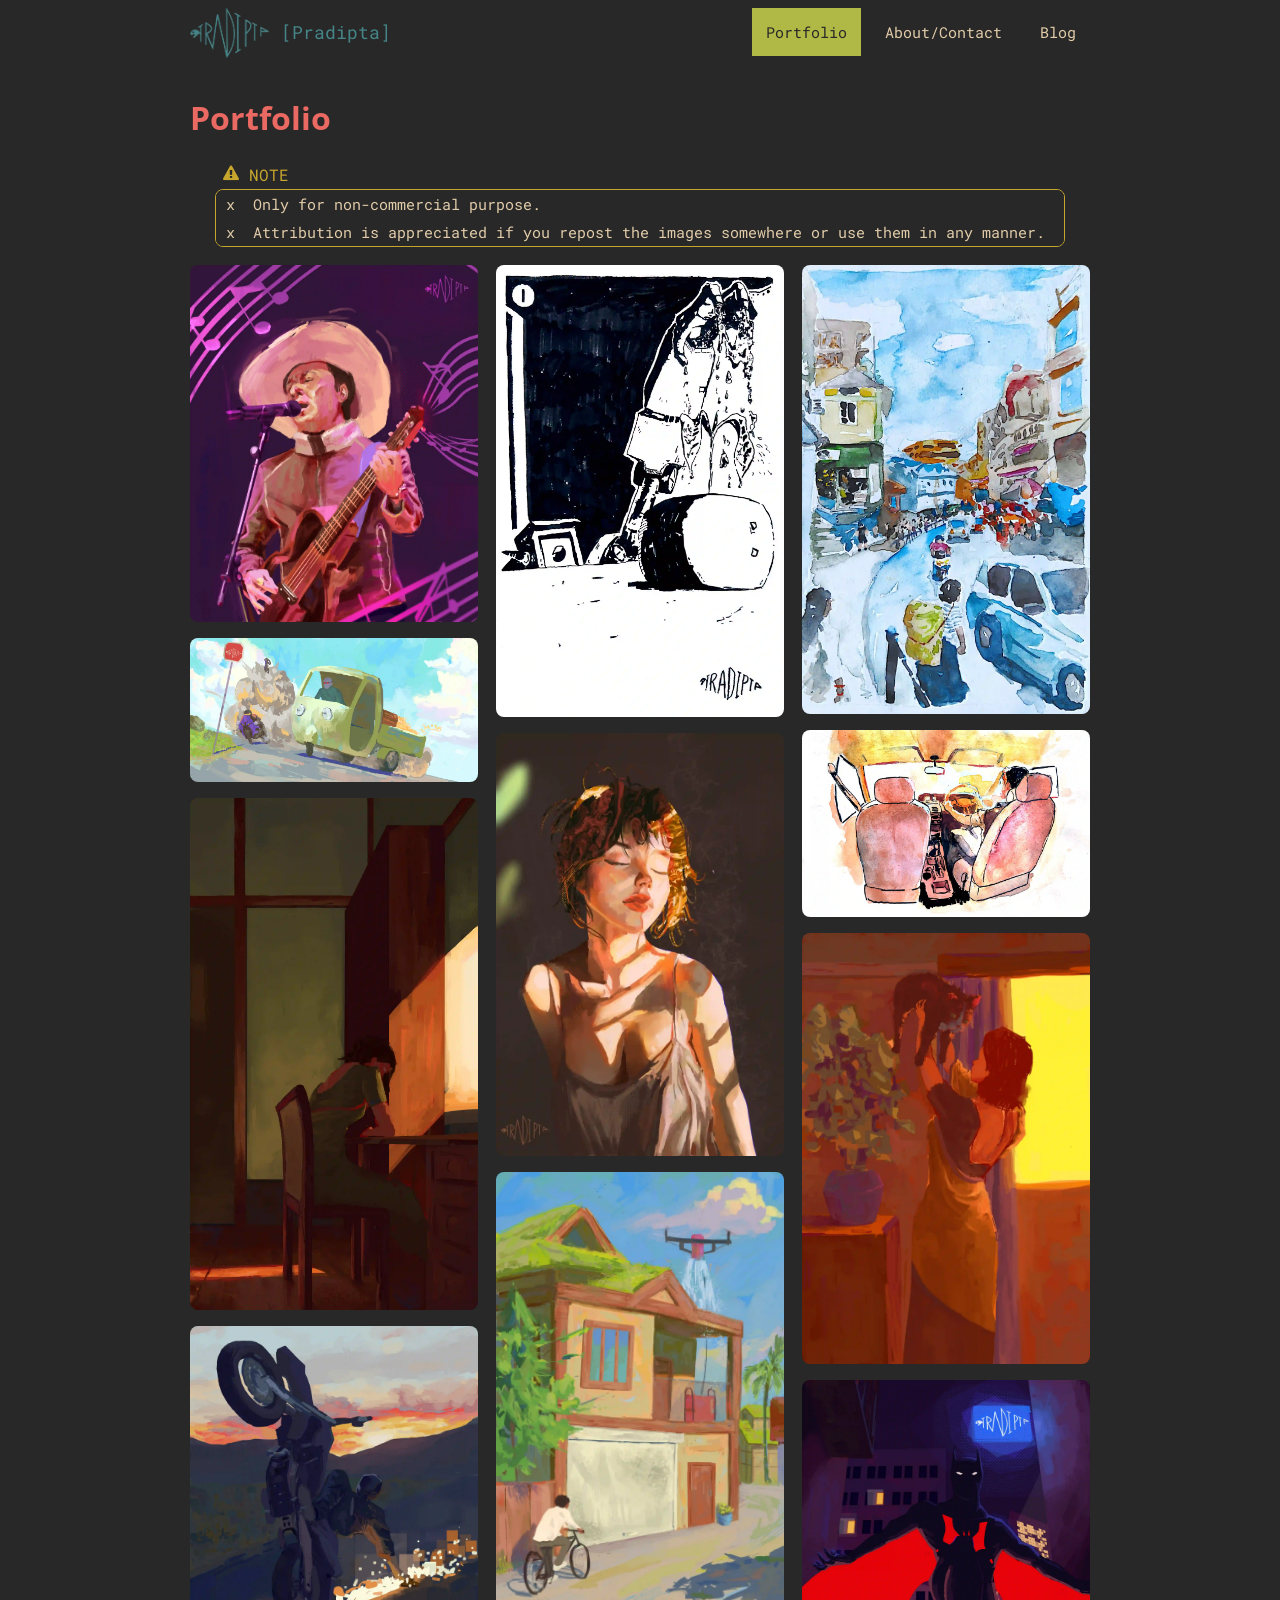
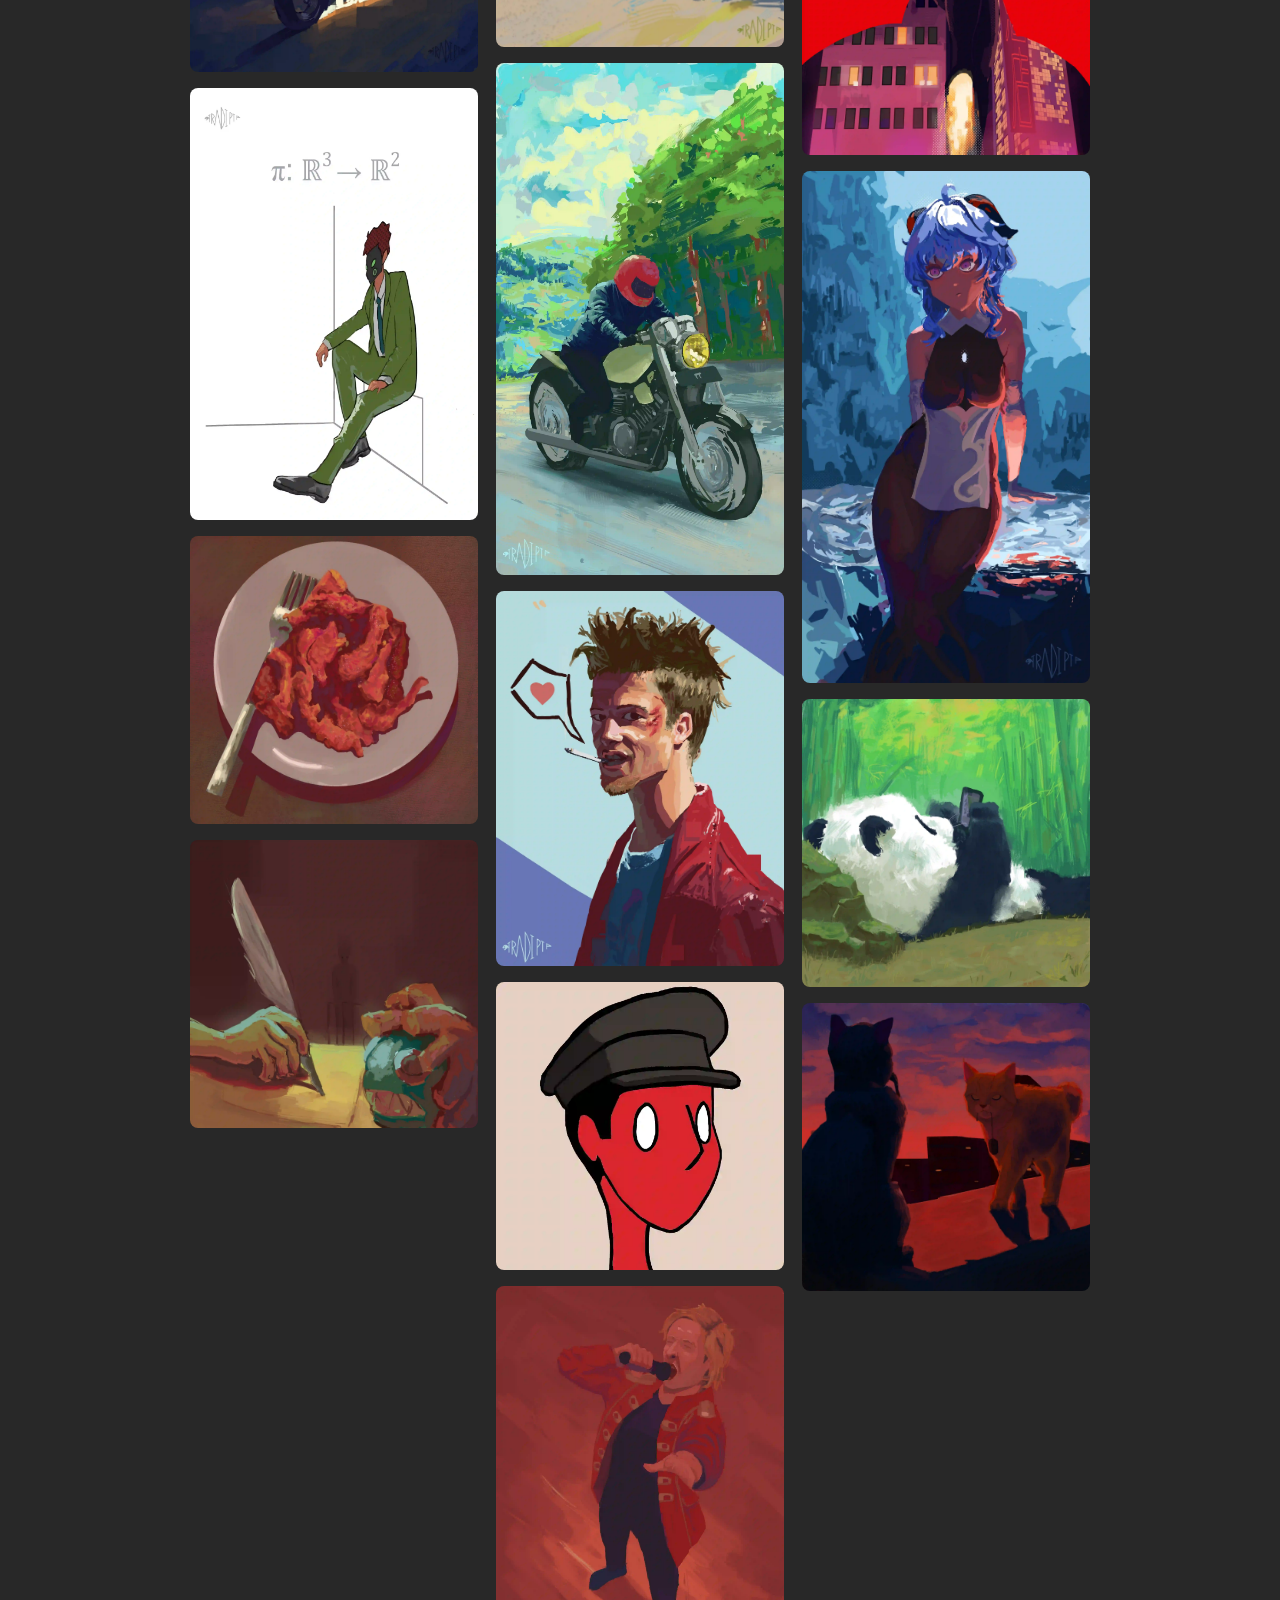
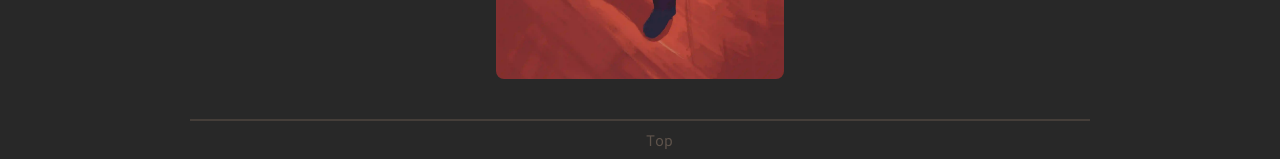
<file: index.html>
<html>
    <head>
        <title>Portfolio | pradiptasarmah</title>
        <meta name="viewport" content="width=device-width, initial-scale=1.0">
        <link rel="stylesheet" href="Styles.css">
        <link rel="preconnect" href="https://fonts.googleapis.com">
        <link rel="preconnect" href="https://fonts.gstatic.com" crossorigin>
        <link rel="stylesheet" href="https://cdnjs.cloudflare.com/ajax/libs/font-awesome/4.7.0/css/font-awesome.min.css">
        <link href="https://fonts.googleapis.com/css2?family=Roboto+Mono:ital,wght@0,100..700;1,100..700&display=swap" rel="stylesheet">
        <link href="https://fonts.googleapis.com/css2?family=Open+Sans:ital,wght@0,300..800;1,300..800&family=Roboto+Mono:ital,wght@0,100..700;1,100..700&display=swap" rel="stylesheet">
        <link rel="icon" href="Images/Comrade.webp" type="image/x-icon">
    </head>
    <body>
        <div class="container">
            <button class="hamburger">&#9776;</button>
            <div class="logo">
                <img src="Images/Logo.webp" style="height:50px;float: left;"> 
                <p>[Pradipta]</p>
            </div>
            <ul class="nav">
                <li class="active"><a href="./index.html">Portfolio</a></li>
                <li><a href="./Contact.html">About/Contact</a></li>
                <li><a href="./blog.html">Blog</a></li>
            </ul>

        </div>
        <div class="container">
            <h1>Portfolio</h1>
            <div class="note">
                <span class="note-head"><i class="fa fa-exclamation-triangle" aria-hidden="true"></i> NOTE</span>
                <ul class="info">
                    <li> x&nbsp; Only for non-commercial purpose.</li>
                    <li> x&nbsp; Attribution is appreciated if you repost the images somewhere or use them in any manner.</li>
                </ul>
            </div>
            <div class="gallery">
                <div class="column">
                    <div class="pics">
                        <img src="Images/Zubeen Garg.webp" onclick="fullview(this.src)">
                        <img src="Images/Auto.webp" onclick="fullview(this.src)">
                        <img src="Images/Study girl.webp" onclick="fullview(this.src)">
                        <img src="Images/Wheelie.webp" onclick="fullview(this.src)">
                        <img src="Images/Homomorphism.webp" onclick="fullview(this.src)">
                        <img src="Images/Food.webp" onclick="fullview(this.src)">
                        <img src="Images/Judgement.webp" onclick="fullview(this.src)">     
                    </div>
                    <div class="pics">
                        <img src="Images/mango.webp" onclick="fullview(this.src)">
                        <img src="Images/Model.webp" onclick="fullview(this.src)">
                        <img src="Images/Street.webp" onclick="fullview(this.src)">
                        <img src="Images/bike rider.webp" onclick="fullview(this.src)">
                        <img src="Images/Tyler Durden.webp" onclick="fullview(this.src)">
                        <img src="Images/Comrade.webp" onclick="fullview(this.src)">
                        <img src="Images/Tobius.webp" onclick="fullview(this.src)">   
                    </div>
                    <div class="pics">
                        <img src="Images/aizawl.webp" onclick="fullview(this.src)">
                        <img src="Images/drive.webp" onclick="fullview(this.src)">
                        <img src="Images/Simba.webp" onclick="fullview(this.src)">
                        <img src="Images/Batman(P).webp" onclick="fullview(this.src)">
                        <img src="Images/Ganyu 02.webp" onclick="fullview(this.src)">
                        <img src="Images/Panda.webp" onclick="fullview(this.src)">
                        <img src="Images/Cat Dealers.webp" onclick="fullview(this.src)">  
                    </div>    
                </div>
            </div>
        </div>

        <div class="container">
            <hr>
            <button class="topbutton" onclick="topFunction()">Top</button>
        </div>
        
        <div id="fullimageview" onclick="closeview()">
            <img id="fullimage">
        </div>

        <script>
            function fullview(imglink){
                document.getElementById("fullimage").src=imglink;
                document.getElementById("fullimageview").style.display="block";
                
            }
            function closeview(){
                document.getElementById("fullimageview").style.display="none";
            }
            document.addEventListener("DOMContentLoaded",function(){
                const hamburger=document.querySelector(".hamburger");
                const menu=document.querySelector(".nav");
                const html=document.querySelector("html");
                hamburger.addEventListener("click",function(){
                    menu.classList.toggle("active");
                    html.classList.toggle("active");
                })
            })
            function topFunction() { 
                window.scrollTo(0,0);
            }
        </script>
    </body>

</html>
</file>
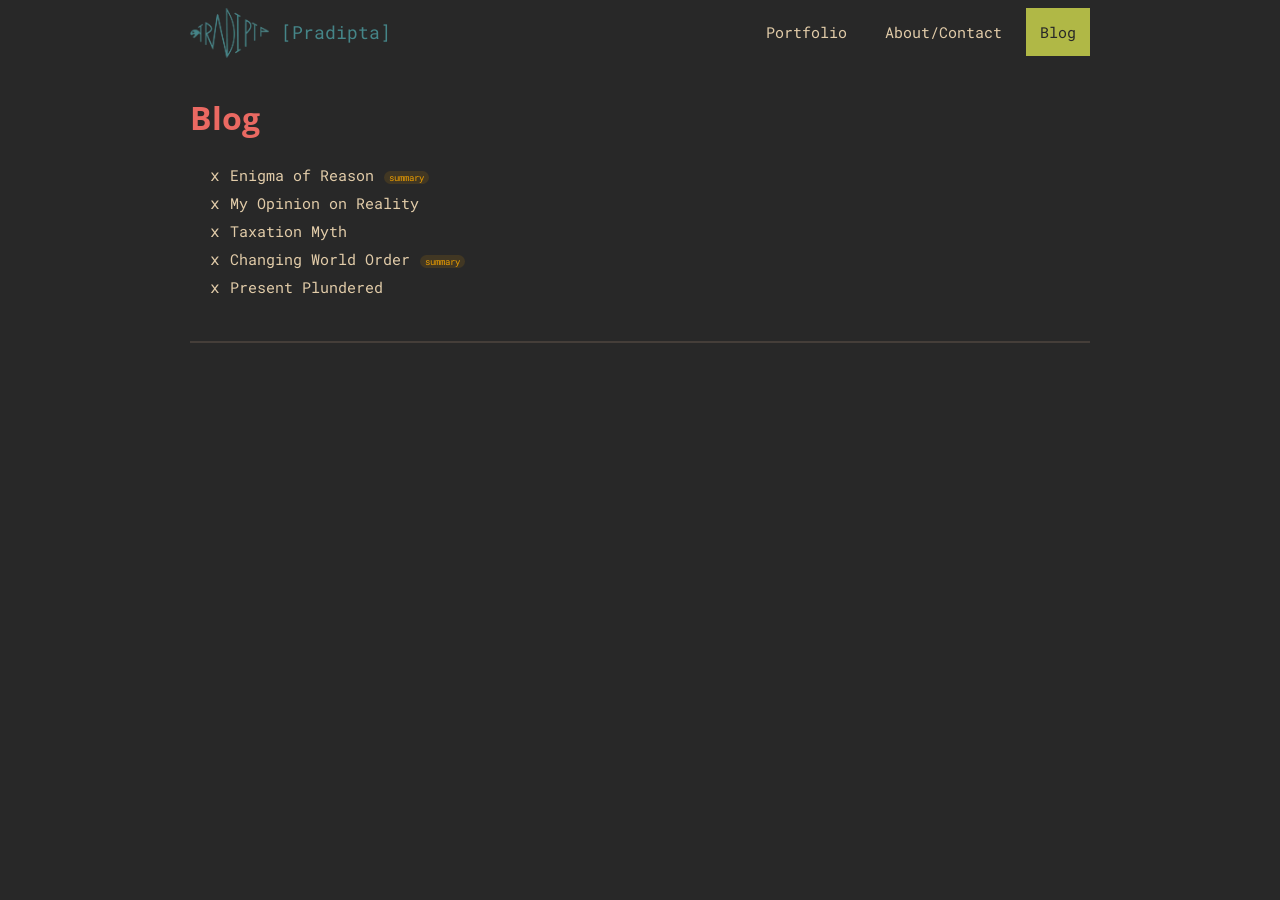
<file: blog.html>
<html>
    <head>
        <title>Blog | pradiptasarmah</title>
        <meta name="viewport" content="width=device-width, initial-scale=1.0">
        <link rel="stylesheet" href="Styles.css">
        <link rel="stylesheet" href="https://cdnjs.cloudflare.com/ajax/libs/font-awesome/6.5.0/css/all.min.css">
        <link rel="preconnect" href="https://fonts.googleapis.com">
        <link rel="preconnect" href="https://fonts.gstatic.com" crossorigin>
        <link href="https://fonts.googleapis.com/css2?family=Roboto+Mono:ital,wght@0,100..700;1,100..700&display=swap" rel="stylesheet">
        <link href="https://fonts.googleapis.com/css2?family=Open+Sans:ital,wght@0,300..800;1,300..800&family=Roboto+Mono:ital,wght@0,100..700;1,100..700&display=swap" rel="stylesheet">
        <link rel="icon" href="Images/Comrade.webp" type="image/x-icon">
        <link rel="stylesheet" href="https://cdnjs.cloudflare.com/ajax/libs/font-awesome/4.7.0/css/font-awesome.min.css">
    </head>
    <body>
        <div class="container">
            <button class="hamburger">&#9776;</button>
            <div class="logo">
                <img src="Images/Logo.webp" style="height:50px;float: left;"> 
                <p>[Pradipta]</p>
            </div>
            <ul class="nav">
                <li><a href="./index.html">Portfolio</a></li>
                <li><a href="./Contact.html">About/Contact</a></li>
                <li class="active"><a href="./blog.html">Blog</a></li>
            </ul>
        </div>
        <div class="container">
          <h1>Blog</h1>
          <ul class="content-page">
            <li><a href="./Blog/enigma-of-reason.html">Enigma of Reason</a> <span class="writing-type">summary</span></li>
            <li><a href="./Blog/my-opinion-on-reality.html">My Opinion on Reality</a></li>
            <li><a href="./Blog/taxation-myth.html">Taxation Myth</a></li>
            <li><a href="./Blog/the-changing-world-order.html">Changing World Order</a> <span class="writing-type">summary</span></li>
            <li><a href="./Blog/present-plundered.html">Present Plundered</a></li>
          </ul>
        </div>
        <div class="container">
            <hr>
        </div>
        
        <script>
            function closeview(){
                document.getElementById("fullimageview").style.display="none";
            }
            document.addEventListener("DOMContentLoaded",function(){
                const hamburger=document.querySelector(".hamburger");
                const menu=document.querySelector(".nav");
                const html=document.querySelector("html");
                hamburger.addEventListener("click",function(){
                    menu.classList.toggle("active");
                    html.classList.toggle("active");
                })
            })
        </script>
    </body>
</html>
</file>
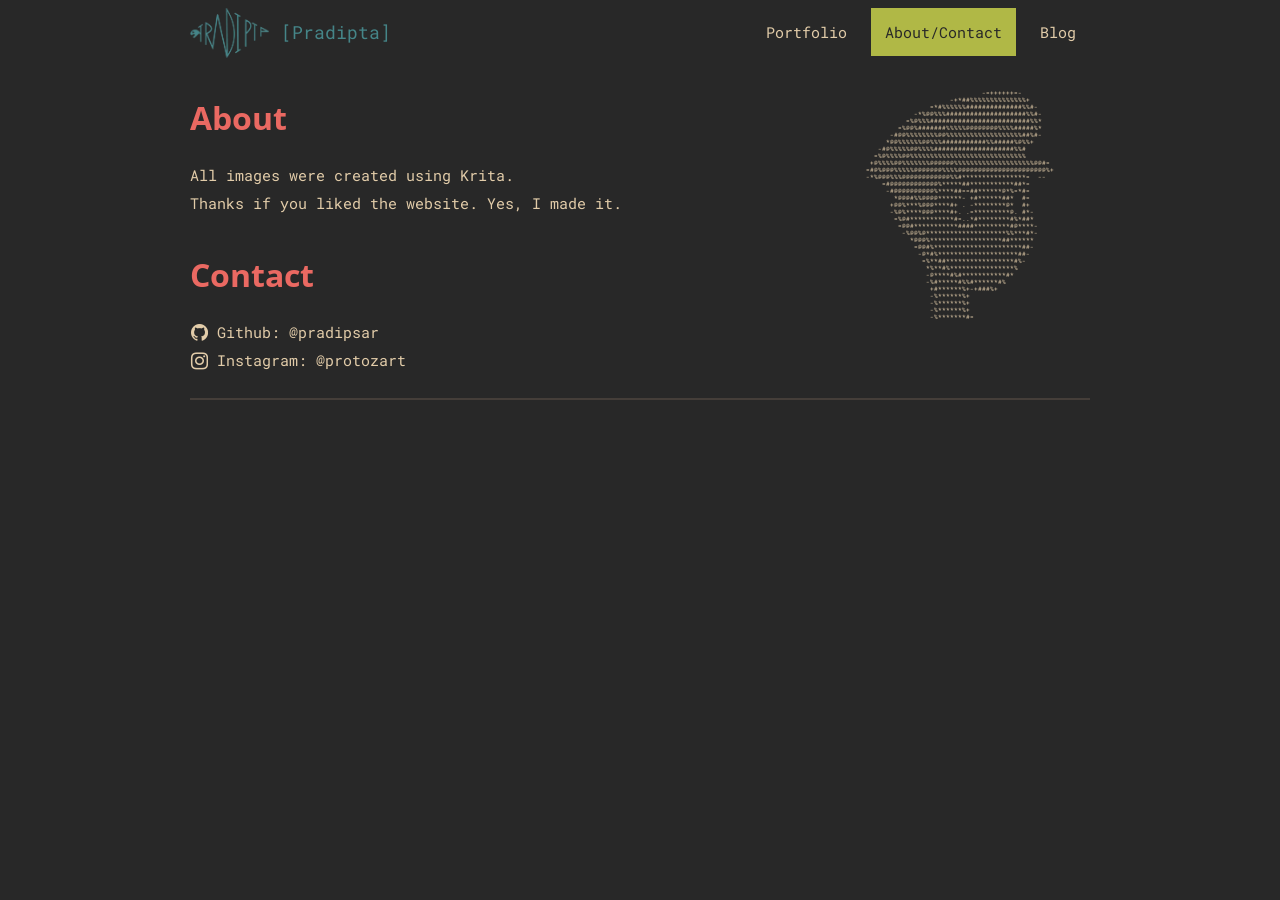
<file: Contact.html>
<html>
    <head>
        <title>About/Contact | pradiptasarmah</title>
        <meta name="viewport" content="width=device-width, initial-scale=1.0">
        <link rel="stylesheet" href="Styles.css">
        <link rel="stylesheet" href="https://cdnjs.cloudflare.com/ajax/libs/font-awesome/6.5.0/css/all.min.css">
        <link rel="preconnect" href="https://fonts.googleapis.com">
        <link rel="preconnect" href="https://fonts.gstatic.com" crossorigin>
        <link href="https://fonts.googleapis.com/css2?family=Roboto+Mono:ital,wght@0,100..700;1,100..700&display=swap" rel="stylesheet">
        <link href="https://fonts.googleapis.com/css2?family=Open+Sans:ital,wght@0,300..800;1,300..800&family=Roboto+Mono:ital,wght@0,100..700;1,100..700&display=swap" rel="stylesheet">
        <link rel="icon" href="Images/Comrade.webp" type="image/x-icon">
        <link rel="stylesheet" href="https://cdnjs.cloudflare.com/ajax/libs/font-awesome/4.7.0/css/font-awesome.min.css">
    </head>
    <body>
        <div class="container">
            <button class="hamburger">&#9776;</button>
            <div class="logo">
                <img src="Images/Logo.webp" style="height:50px;float: left;"> 
                <p>[Pradipta]</p>
            </div>
            <ul class="nav">
                <li><a href="./index.html">Portfolio</a></li>
                <li class="active"><a href="./Contact.html">About/Contact</a></li>
                <li><a href="./blog.html">Blog</a></li>

            </ul>
        </div>
        <div class="container">
            <div class="contact-left">
                <h1>About</h1>
                <p>All images were created using Krita.</p>
                <p>Thanks if you liked the website. Yes, I made it.</p>
                <h1>Contact</h1>
                    <ul class="contacts">
                    <li><i class="fa fa-github"style="padding-left:1px;font-size:20px;float:left;padding-top:5px"></i>&nbsp;Github: @pradipsar</li>
                    <li><i class="fa fa-instagram"style="padding-left:1px;font-size:20px;float:left;padding-top:5px"></i>&nbsp;Instagram: @protozart</li>
                </ul>
            </div>
            <div class="profile-pic-div">
            <div class="profile-pic">&nbsp;&nbsp;&nbsp;&nbsp;&nbsp;&nbsp;&nbsp;&nbsp;&nbsp;&nbsp;&nbsp;&nbsp;&nbsp;&nbsp;&nbsp;&nbsp;&nbsp;&nbsp;&nbsp;&nbsp;&nbsp;&nbsp;&nbsp;&nbsp;&nbsp;&nbsp;&nbsp;&nbsp;&nbsp;&nbsp;&nbsp;&nbsp;&nbsp;&nbsp;&nbsp;&nbsp;&nbsp;&nbsp;-=++++++=-&nbsp;&nbsp;&nbsp;&nbsp;&nbsp;&nbsp;&nbsp;&nbsp;&nbsp;&nbsp;&nbsp;&nbsp;&nbsp;&nbsp;&nbsp;&nbsp;&nbsp;</div>   
            <div class="profile-pic">&nbsp;&nbsp;&nbsp;&nbsp;&nbsp;&nbsp;&nbsp;&nbsp;&nbsp;&nbsp;&nbsp;&nbsp;&nbsp;&nbsp;&nbsp;&nbsp;&nbsp;&nbsp;&nbsp;&nbsp;&nbsp;&nbsp;&nbsp;&nbsp;&nbsp;&nbsp;&nbsp;&nbsp;&nbsp;&nbsp;-+*##%%%%%%%%%%%%%%+&nbsp;&nbsp;&nbsp;&nbsp;&nbsp;&nbsp;&nbsp;&nbsp;&nbsp;&nbsp;&nbsp;&nbsp;&nbsp;&nbsp;&nbsp;</div>
            <div class="profile-pic">&nbsp;&nbsp;&nbsp;&nbsp;&nbsp;&nbsp;&nbsp;&nbsp;&nbsp;&nbsp;&nbsp;&nbsp;&nbsp;&nbsp;&nbsp;&nbsp;&nbsp;&nbsp;&nbsp;&nbsp;&nbsp;&nbsp;&nbsp;&nbsp;&nbsp;=*#%%%%%%##############%%#-&nbsp;&nbsp;&nbsp;&nbsp;&nbsp;&nbsp;&nbsp;&nbsp;&nbsp;&nbsp;&nbsp;&nbsp;&nbsp;</div>
            <div class="profile-pic">&nbsp;&nbsp;&nbsp;&nbsp;&nbsp;&nbsp;&nbsp;&nbsp;&nbsp;&nbsp;&nbsp;&nbsp;&nbsp;&nbsp;&nbsp;&nbsp;&nbsp;&nbsp;&nbsp;&nbsp;&nbsp;-*%@@%%%####################%%#-&nbsp;&nbsp;&nbsp;&nbsp;&nbsp;&nbsp;&nbsp;&nbsp;&nbsp;&nbsp;&nbsp;&nbsp;</div>
            <div class="profile-pic">&nbsp;&nbsp;&nbsp;&nbsp;&nbsp;&nbsp;&nbsp;&nbsp;&nbsp;&nbsp;&nbsp;&nbsp;&nbsp;&nbsp;&nbsp;&nbsp;&nbsp;&nbsp;&nbsp;=%@%%%#########################%%*&nbsp;&nbsp;&nbsp;&nbsp;&nbsp;&nbsp;&nbsp;&nbsp;&nbsp;&nbsp;&nbsp;&nbsp;</div>
            <div class="profile-pic">&nbsp;&nbsp;&nbsp;&nbsp;&nbsp;&nbsp;&nbsp;&nbsp;&nbsp;&nbsp;&nbsp;&nbsp;&nbsp;&nbsp;&nbsp;&nbsp;&nbsp;=%@@%#######%%%%%@@@@@@@@%%%%#####%*&nbsp;&nbsp;&nbsp;&nbsp;&nbsp;&nbsp;&nbsp;&nbsp;&nbsp;&nbsp;&nbsp;&nbsp;</div>
            <div class="profile-pic">&nbsp;&nbsp;&nbsp;&nbsp;&nbsp;&nbsp;&nbsp;&nbsp;&nbsp;&nbsp;&nbsp;&nbsp;&nbsp;&nbsp;&nbsp;-#@@%%%%%%%%@@%%%%%%%%%%%%%%%%%%%##%#-&nbsp;&nbsp;&nbsp;&nbsp;&nbsp;&nbsp;&nbsp;&nbsp;&nbsp;&nbsp;&nbsp;&nbsp;</div>
            <div class="profile-pic">&nbsp;&nbsp;&nbsp;&nbsp;&nbsp;&nbsp;&nbsp;&nbsp;&nbsp;&nbsp;&nbsp;&nbsp;&nbsp;&nbsp;*@@%%%%%%@@%%%###########%%#####%@%%+&nbsp;&nbsp;&nbsp;&nbsp;&nbsp;&nbsp;&nbsp;&nbsp;&nbsp;&nbsp;&nbsp;&nbsp;&nbsp;&nbsp;</div>
            <div class="profile-pic">&nbsp;&nbsp;&nbsp;&nbsp;&nbsp;&nbsp;&nbsp;&nbsp;&nbsp;&nbsp;&nbsp;&nbsp;-#@%%%%%@@%%%%####################%%#&nbsp;&nbsp;&nbsp;&nbsp;&nbsp;&nbsp;&nbsp;&nbsp;&nbsp;&nbsp;&nbsp;&nbsp;&nbsp;&nbsp;&nbsp;&nbsp;</div>
            <div class="profile-pic">&nbsp;&nbsp;&nbsp;&nbsp;&nbsp;&nbsp;&nbsp;&nbsp;&nbsp;&nbsp;&nbsp;=%@%%%%@@%%%%%%%%%%%%%%%%%%%%%%%%%%%%%&nbsp;&nbsp;&nbsp;&nbsp;&nbsp;&nbsp;&nbsp;&nbsp;&nbsp;&nbsp;&nbsp;&nbsp;&nbsp;&nbsp;&nbsp;&nbsp;</div>
            <div class="profile-pic">&nbsp;&nbsp;&nbsp;&nbsp;&nbsp;&nbsp;&nbsp;&nbsp;&nbsp;&nbsp;+@%%%%@@%%%%%%%@@@@@@%%%%%%%%%%%%%%%%%%%%@@#=&nbsp;&nbsp;&nbsp;&nbsp;&nbsp;&nbsp;&nbsp;&nbsp;&nbsp;&nbsp;</div>
            <div class="profile-pic">&nbsp;&nbsp;&nbsp;&nbsp;&nbsp;&nbsp;&nbsp;&nbsp;&nbsp;=#@%@@@%%%%%@@@@@@@%%%%@@@@@@@@@@@@@@@@@@@@@@%+&nbsp;&nbsp;&nbsp;&nbsp;&nbsp;&nbsp;&nbsp;&nbsp;&nbsp;</div>
            <div class="profile-pic">&nbsp;&nbsp;&nbsp;&nbsp;&nbsp;&nbsp;&nbsp;&nbsp;&nbsp;-*%@@@%%%@@@@@@@@@@@@%%#****************=&nbsp;&nbsp;--&nbsp;&nbsp;&nbsp;&nbsp;&nbsp;&nbsp;&nbsp;&nbsp;&nbsp;&nbsp;&nbsp;</div>
            <div class="profile-pic">&nbsp;&nbsp;&nbsp;&nbsp;&nbsp;&nbsp;&nbsp;&nbsp;&nbsp;&nbsp;&nbsp;&nbsp;&nbsp;=#@@@@@@@@@@@@%*****##***********##*=&nbsp;&nbsp;&nbsp;&nbsp;&nbsp;&nbsp;&nbsp;&nbsp;&nbsp;&nbsp;&nbsp;&nbsp;&nbsp;&nbsp;&nbsp;</div>
            <div class="profile-pic">&nbsp;&nbsp;&nbsp;&nbsp;&nbsp;&nbsp;&nbsp;&nbsp;&nbsp;&nbsp;&nbsp;&nbsp;&nbsp;&nbsp;-#@@@@@@@@@@%****##==##******@*%=*#=&nbsp;&nbsp;&nbsp;&nbsp;&nbsp;&nbsp;&nbsp;&nbsp;&nbsp;&nbsp;&nbsp;&nbsp;&nbsp;&nbsp;&nbsp;</div>
            <div class="profile-pic">&nbsp;&nbsp;&nbsp;&nbsp;&nbsp;&nbsp;&nbsp;&nbsp;&nbsp;&nbsp;&nbsp;&nbsp;&nbsp;&nbsp;&nbsp;*@@@#%%@@@@******-  +#******##* &nbsp;#=&nbsp;&nbsp;&nbsp;&nbsp;&nbsp;&nbsp;&nbsp;&nbsp;&nbsp;&nbsp;&nbsp;&nbsp;&nbsp;&nbsp;&nbsp;</div>
            <div class="profile-pic">&nbsp;&nbsp;&nbsp;&nbsp;&nbsp;&nbsp;&nbsp;&nbsp;&nbsp;&nbsp;&nbsp;&nbsp;&nbsp;&nbsp;&nbsp;+@@%***%@@@****#+ . -********@* &nbsp;#+&nbsp;&nbsp;&nbsp;&nbsp;&nbsp;&nbsp;&nbsp;&nbsp;&nbsp;&nbsp;&nbsp;&nbsp;&nbsp;&nbsp;&nbsp;</div>
            <div class="profile-pic">&nbsp;&nbsp;&nbsp;&nbsp;&nbsp;&nbsp;&nbsp;&nbsp;&nbsp;&nbsp;&nbsp;&nbsp;&nbsp;&nbsp;&nbsp;-%@%****@@@****#+. .=*********@.&nbsp;#*-&nbsp;&nbsp;&nbsp;&nbsp;&nbsp;&nbsp;&nbsp;&nbsp;&nbsp;&nbsp;&nbsp;&nbsp;&nbsp;&nbsp;</div>
            <div class="profile-pic">&nbsp;&nbsp;&nbsp;&nbsp;&nbsp;&nbsp;&nbsp;&nbsp;&nbsp;&nbsp;&nbsp;&nbsp;&nbsp;&nbsp;&nbsp;&nbsp;=%@#***********#=..*#********#%*##*&nbsp;&nbsp;&nbsp;&nbsp;&nbsp;&nbsp;&nbsp;&nbsp;&nbsp;&nbsp;&nbsp;&nbsp;&nbsp;&nbsp;</div>
            <div class="profile-pic">&nbsp;&nbsp;&nbsp;&nbsp;&nbsp;&nbsp;&nbsp;&nbsp;&nbsp;&nbsp;&nbsp;&nbsp;&nbsp;&nbsp;&nbsp;&nbsp;&nbsp;=@@#***********####*********#@****-&nbsp;&nbsp;&nbsp;&nbsp;&nbsp;&nbsp;&nbsp;&nbsp;&nbsp;&nbsp;&nbsp;&nbsp;&nbsp;</div>
            <div class="profile-pic">&nbsp;&nbsp;&nbsp;&nbsp;&nbsp;&nbsp;&nbsp;&nbsp;&nbsp;&nbsp;&nbsp;&nbsp;&nbsp;&nbsp;&nbsp;&nbsp;&nbsp;&nbsp;-%@@%@********************%%***#*-&nbsp;&nbsp;&nbsp;&nbsp;&nbsp;&nbsp;&nbsp;&nbsp;&nbsp;&nbsp;&nbsp;&nbsp;&nbsp;</div>
            <div class="profile-pic">&nbsp;&nbsp;&nbsp;&nbsp;&nbsp;&nbsp;&nbsp;&nbsp;&nbsp;&nbsp;&nbsp;&nbsp;&nbsp;&nbsp;&nbsp;&nbsp;&nbsp;&nbsp;&nbsp;&nbsp;*@@@%******************##******&nbsp;&nbsp;&nbsp;&nbsp;&nbsp;&nbsp;&nbsp;&nbsp;&nbsp;&nbsp;&nbsp;&nbsp;&nbsp;&nbsp;</div>
            <div class="profile-pic">&nbsp;&nbsp;&nbsp;&nbsp;&nbsp;&nbsp;&nbsp;&nbsp;&nbsp;&nbsp;&nbsp;&nbsp;&nbsp;&nbsp;&nbsp;&nbsp;&nbsp;&nbsp;&nbsp;&nbsp;&nbsp;=@@#%**********************##-&nbsp;&nbsp;&nbsp;&nbsp;&nbsp;&nbsp;&nbsp;&nbsp;&nbsp;&nbsp;&nbsp;&nbsp;&nbsp;&nbsp;</div>
            <div class="profile-pic">&nbsp;&nbsp;&nbsp;&nbsp;&nbsp;&nbsp;&nbsp;&nbsp;&nbsp;&nbsp;&nbsp;&nbsp;&nbsp;&nbsp;&nbsp;&nbsp;&nbsp;&nbsp;&nbsp;&nbsp;&nbsp;&nbsp;-@*#%********************##-&nbsp;&nbsp;&nbsp;&nbsp;&nbsp;&nbsp;&nbsp;&nbsp;&nbsp;&nbsp;&nbsp;&nbsp;&nbsp;&nbsp;&nbsp;</div>
            <div class="profile-pic">&nbsp;&nbsp;&nbsp;&nbsp;&nbsp;&nbsp;&nbsp;&nbsp;&nbsp;&nbsp;&nbsp;&nbsp;&nbsp;&nbsp;&nbsp;&nbsp;&nbsp;&nbsp;&nbsp;&nbsp;&nbsp;&nbsp;&nbsp;=%**##*****************#%-&nbsp;&nbsp;&nbsp;&nbsp;&nbsp;&nbsp;&nbsp;&nbsp;&nbsp;&nbsp;&nbsp;&nbsp;&nbsp;&nbsp;&nbsp;&nbsp;</div>
            <div class="profile-pic">&nbsp;&nbsp;&nbsp;&nbsp;&nbsp;&nbsp;&nbsp;&nbsp;&nbsp;&nbsp;&nbsp;&nbsp;&nbsp;&nbsp;&nbsp;&nbsp;&nbsp;&nbsp;&nbsp;&nbsp;&nbsp;&nbsp;&nbsp;&nbsp;*%**#%****************%&nbsp;&nbsp;&nbsp;&nbsp;&nbsp;&nbsp;&nbsp;&nbsp;&nbsp;&nbsp;&nbsp;&nbsp;&nbsp;&nbsp;&nbsp;&nbsp;&nbsp;&nbsp;</div>
            <div class="profile-pic">&nbsp;&nbsp;&nbsp;&nbsp;&nbsp;&nbsp;&nbsp;&nbsp;&nbsp;&nbsp;&nbsp;&nbsp;&nbsp;&nbsp;&nbsp;&nbsp;&nbsp;&nbsp;&nbsp;&nbsp;&nbsp;&nbsp;&nbsp;&nbsp;-@****#%#***********#*&nbsp;&nbsp;&nbsp;&nbsp;&nbsp;&nbsp;&nbsp;&nbsp;&nbsp;&nbsp;&nbsp;&nbsp;&nbsp;&nbsp;&nbsp;&nbsp;&nbsp;&nbsp;&nbsp;</div>
            <div class="profile-pic">&nbsp;&nbsp;&nbsp;&nbsp;&nbsp;&nbsp;&nbsp;&nbsp;&nbsp;&nbsp;&nbsp;&nbsp;&nbsp;&nbsp;&nbsp;&nbsp;&nbsp;&nbsp;&nbsp;&nbsp;&nbsp;&nbsp;&nbsp;&nbsp;-%#*****#%%#******#%&nbsp;&nbsp;&nbsp;&nbsp;&nbsp;&nbsp;&nbsp;&nbsp;&nbsp;&nbsp;&nbsp;&nbsp;&nbsp;&nbsp;&nbsp;&nbsp;&nbsp;&nbsp;&nbsp;&nbsp;&nbsp;</div>
            <div class="profile-pic">&nbsp;&nbsp;&nbsp;&nbsp;&nbsp;&nbsp;&nbsp;&nbsp;&nbsp;&nbsp;&nbsp;&nbsp;&nbsp;&nbsp;&nbsp;&nbsp;&nbsp;&nbsp;&nbsp;&nbsp;&nbsp;&nbsp;&nbsp;&nbsp;&nbsp;+#******%+-+###%+&nbsp;&nbsp;&nbsp;&nbsp;&nbsp;&nbsp;&nbsp;&nbsp;&nbsp;&nbsp;&nbsp;&nbsp;&nbsp;&nbsp;&nbsp;&nbsp;&nbsp;&nbsp;&nbsp;&nbsp;&nbsp;&nbsp;&nbsp;</div>
            <div class="profile-pic">&nbsp;&nbsp;&nbsp;&nbsp;&nbsp;&nbsp;&nbsp;&nbsp;&nbsp;&nbsp;&nbsp;&nbsp;&nbsp;&nbsp;&nbsp;&nbsp;&nbsp;&nbsp;&nbsp;&nbsp;&nbsp;&nbsp;&nbsp;&nbsp;&nbsp;-%******%+&nbsp;&nbsp;&nbsp;&nbsp;&nbsp;&nbsp;&nbsp;&nbsp;&nbsp;&nbsp;&nbsp;&nbsp;&nbsp;&nbsp;&nbsp;&nbsp;&nbsp;&nbsp;&nbsp;&nbsp;&nbsp;&nbsp;&nbsp;&nbsp;&nbsp;&nbsp;&nbsp;&nbsp;&nbsp;&nbsp;</div>
            <div class="profile-pic">&nbsp;&nbsp;&nbsp;&nbsp;&nbsp;&nbsp;&nbsp;&nbsp;&nbsp;&nbsp;&nbsp;&nbsp;&nbsp;&nbsp;&nbsp;&nbsp;&nbsp;&nbsp;&nbsp;&nbsp;&nbsp;&nbsp;&nbsp;&nbsp;&nbsp;-%******%+&nbsp;&nbsp;&nbsp;&nbsp;&nbsp;&nbsp;&nbsp;&nbsp;&nbsp;&nbsp;&nbsp;&nbsp;&nbsp;&nbsp;&nbsp;&nbsp;&nbsp;&nbsp;&nbsp;&nbsp;&nbsp;&nbsp;&nbsp;&nbsp;&nbsp;&nbsp;&nbsp;&nbsp;&nbsp;&nbsp;</div>
            <div class="profile-pic">&nbsp;&nbsp;&nbsp;&nbsp;&nbsp;&nbsp;&nbsp;&nbsp;&nbsp;&nbsp;&nbsp;&nbsp;&nbsp;&nbsp;&nbsp;&nbsp;&nbsp;&nbsp;&nbsp;&nbsp;&nbsp;&nbsp;&nbsp;&nbsp;&nbsp;-%******%+&nbsp;&nbsp;&nbsp;&nbsp;&nbsp;&nbsp;&nbsp;&nbsp;&nbsp;&nbsp;&nbsp;&nbsp;&nbsp;&nbsp;&nbsp;&nbsp;&nbsp;&nbsp;&nbsp;&nbsp;&nbsp;&nbsp;&nbsp;&nbsp;&nbsp;&nbsp;&nbsp;&nbsp;&nbsp;&nbsp;</div>
            <div class="profile-pic">&nbsp;&nbsp;&nbsp;&nbsp;&nbsp;&nbsp;&nbsp;&nbsp;&nbsp;&nbsp;&nbsp;&nbsp;&nbsp;&nbsp;&nbsp;&nbsp;&nbsp;&nbsp;&nbsp;&nbsp;&nbsp;&nbsp;&nbsp;&nbsp;&nbsp;-%*******#=&nbsp;&nbsp;&nbsp;&nbsp;&nbsp;&nbsp;&nbsp;&nbsp;&nbsp;&nbsp;&nbsp;&nbsp;&nbsp;&nbsp;&nbsp;&nbsp;&nbsp;&nbsp;&nbsp;&nbsp;&nbsp;&nbsp;&nbsp;&nbsp;&nbsp;&nbsp;&nbsp;&nbsp;&nbsp;</div>
            </div>
        </div>
        
        <div class="container">
            <hr>
        </div>
        
        <script>
            function fullview(imglink){
                document.getElementById("fullimage").src=imglink;
                document.getElementById("fullimageview").style.display="block";
                
            }
            function closeview(){
                document.getElementById("fullimageview").style.display="none";
            }
            document.addEventListener("DOMContentLoaded",function(){
                const hamburger=document.querySelector(".hamburger");
                const menu=document.querySelector(".nav");
                const html=document.querySelector("html");
                hamburger.addEventListener("click",function(){
                    menu.classList.toggle("active");
                    html.classList.toggle("active");
                })
            })
        </script>
    </body>

</html>
</file>
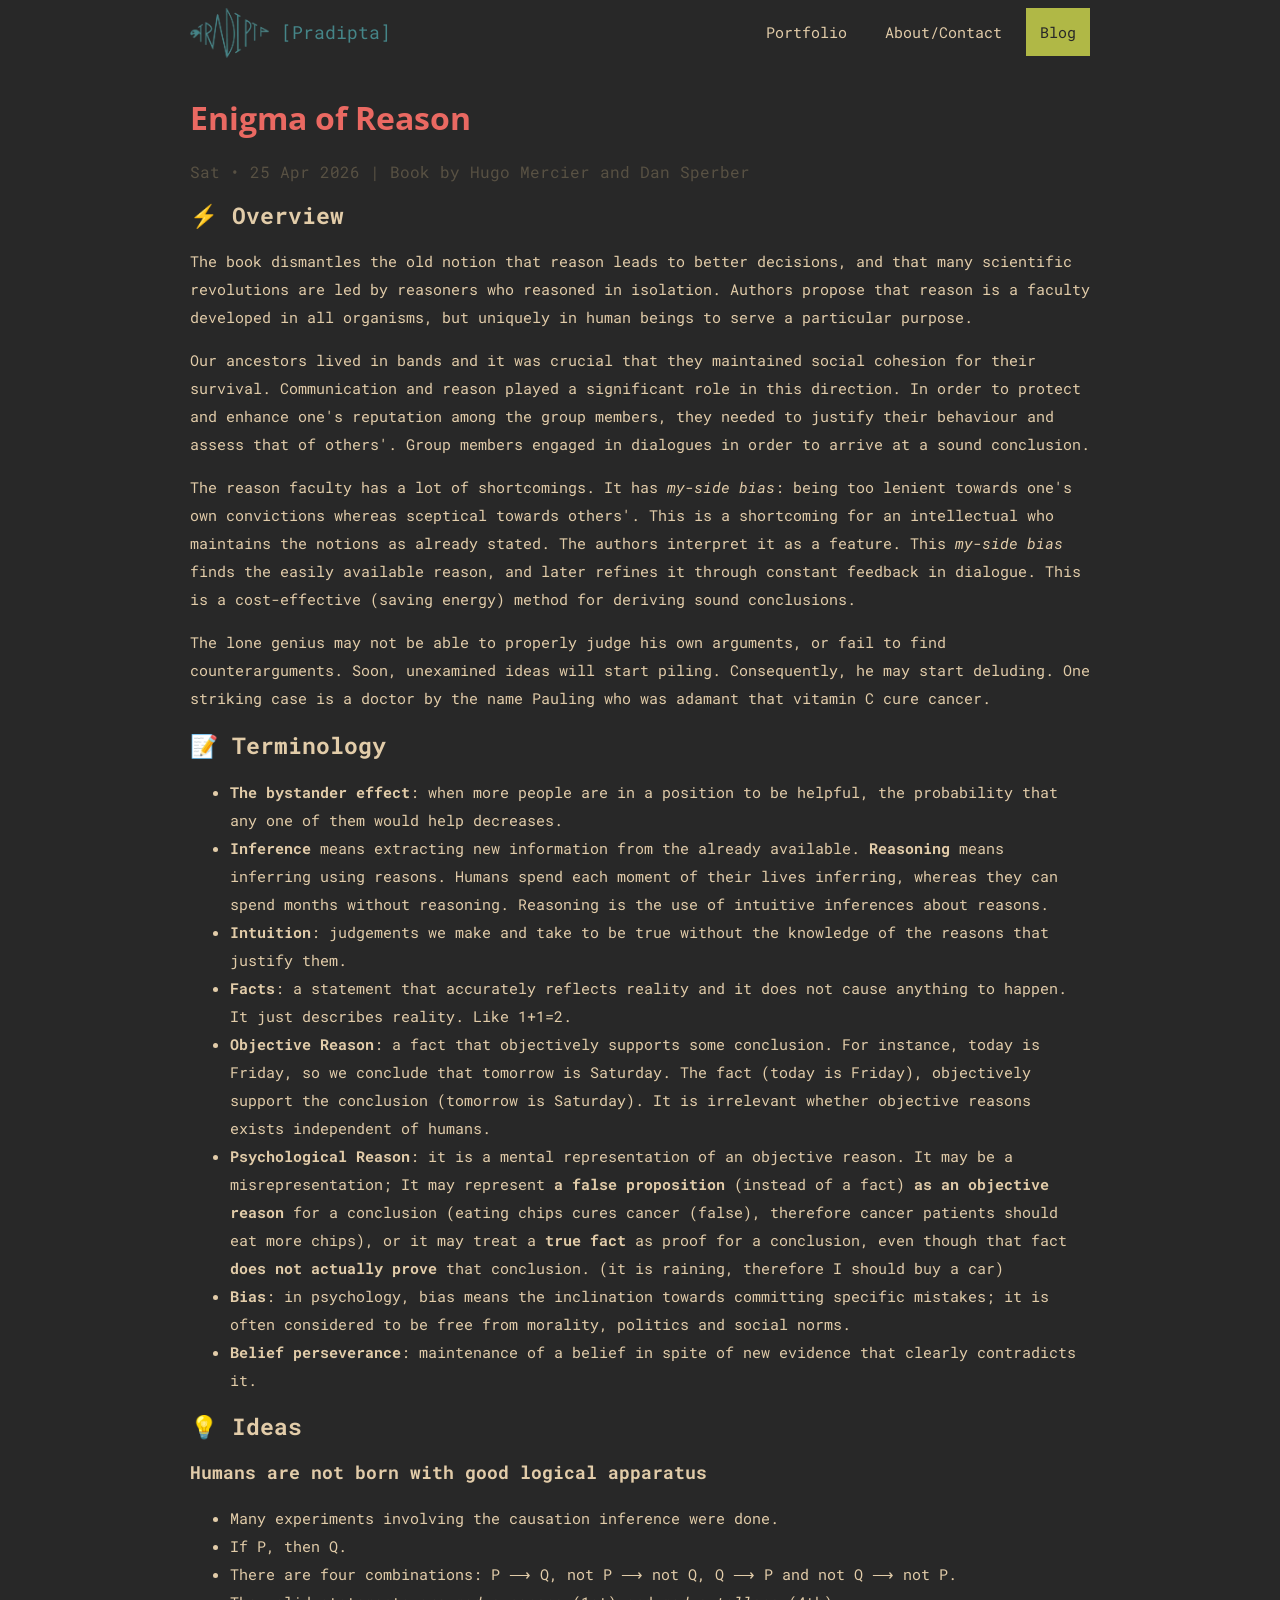
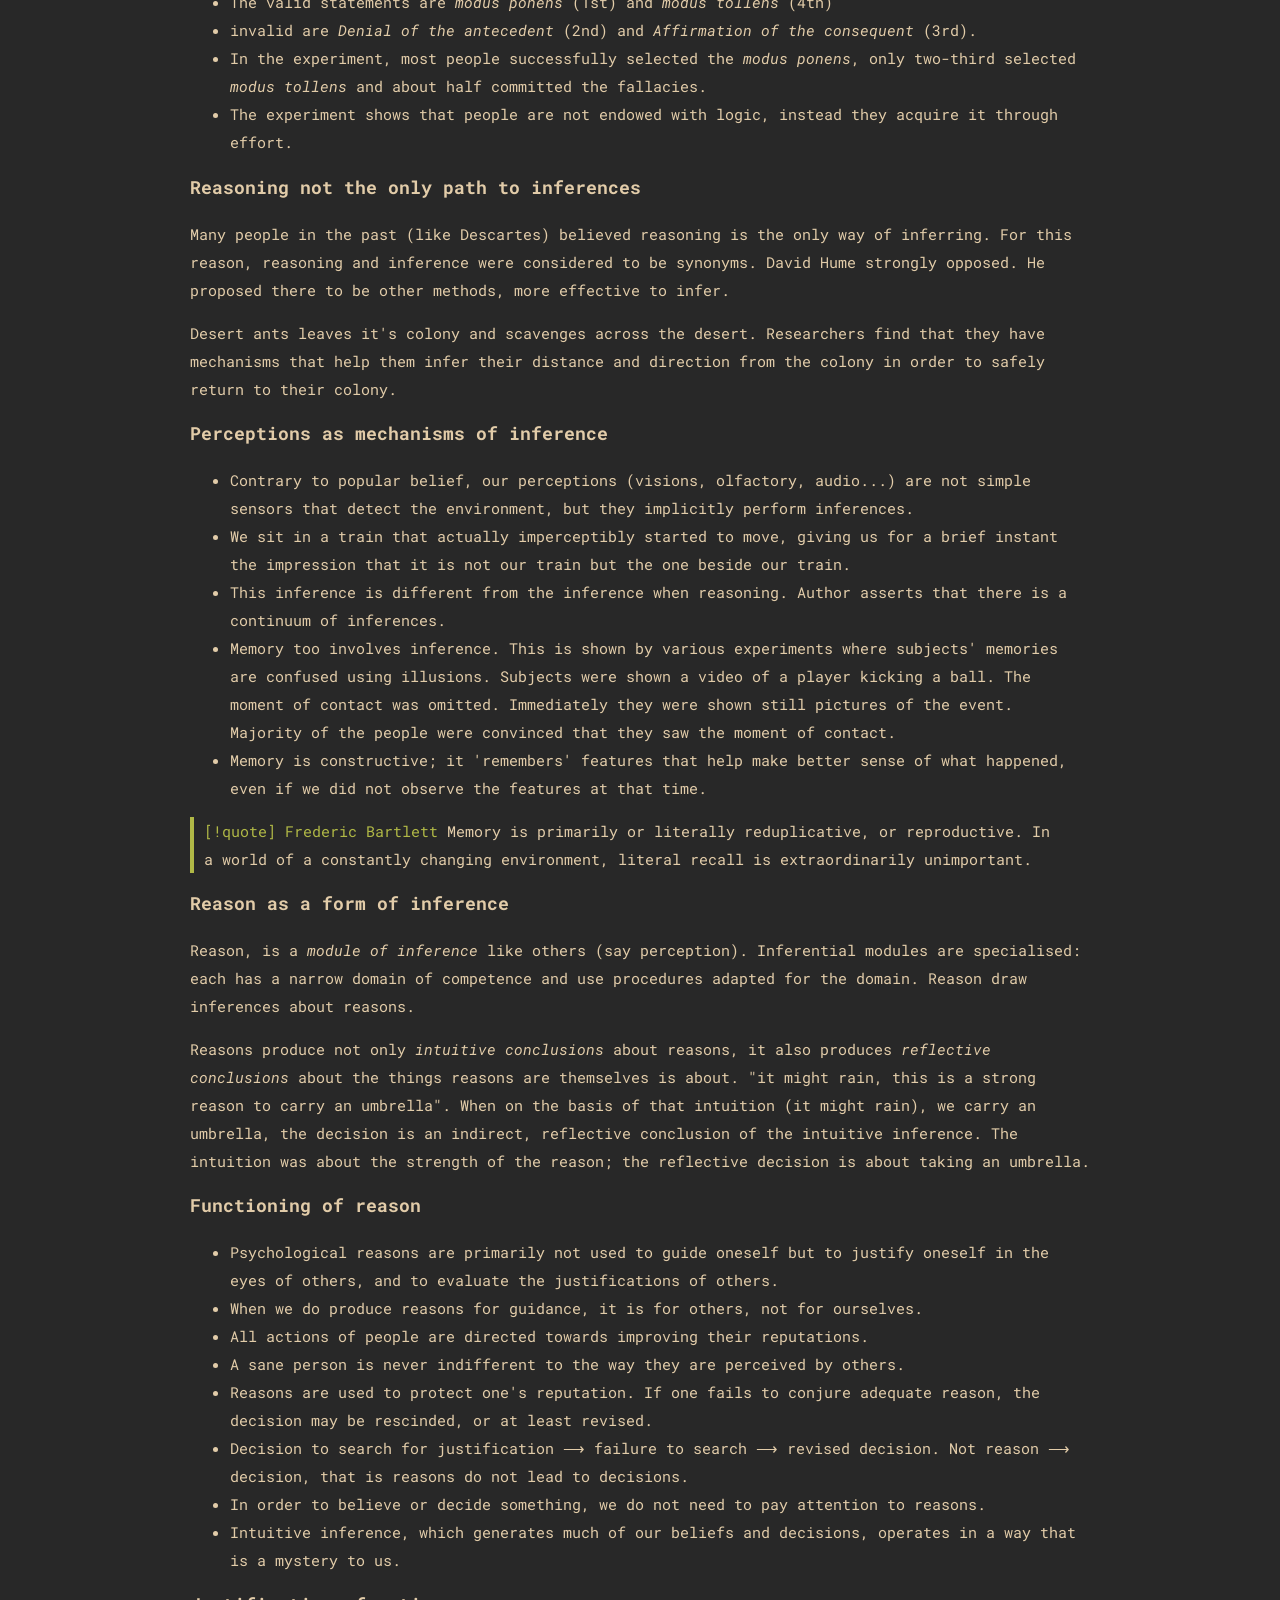
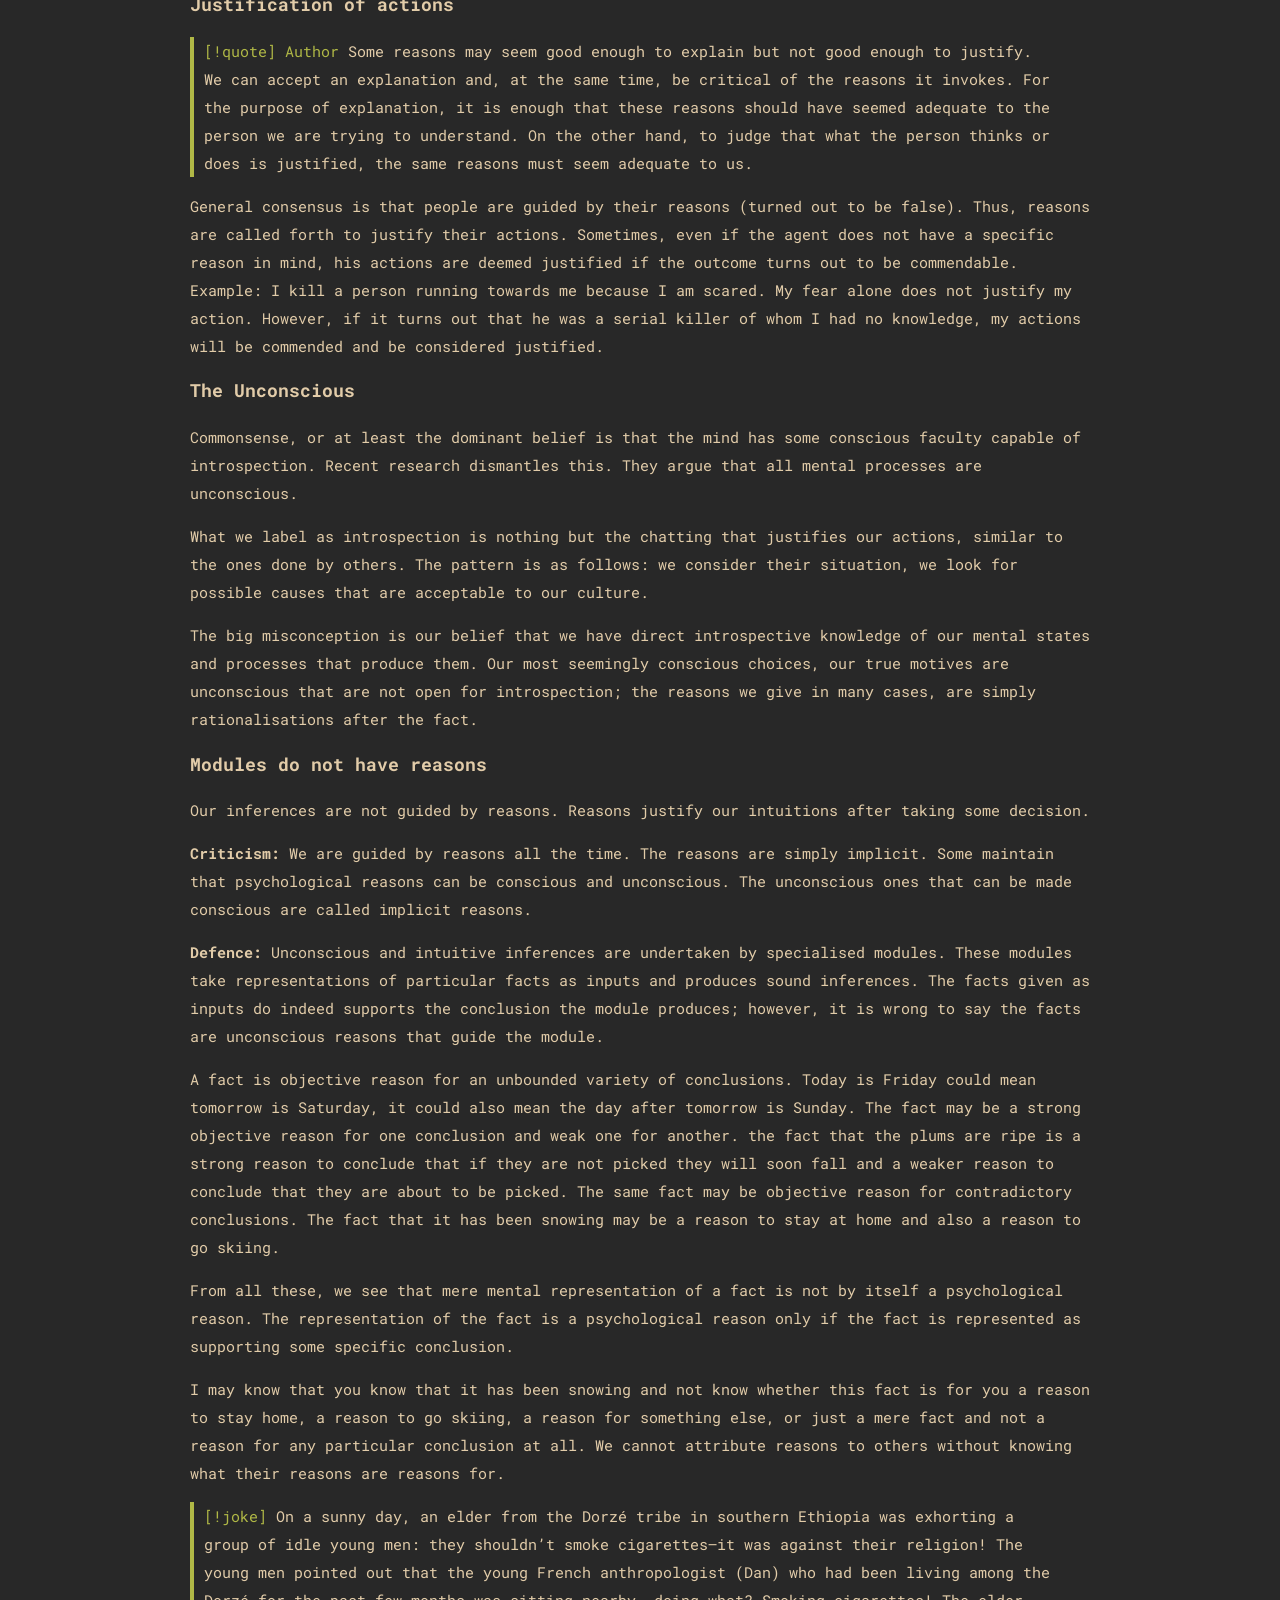
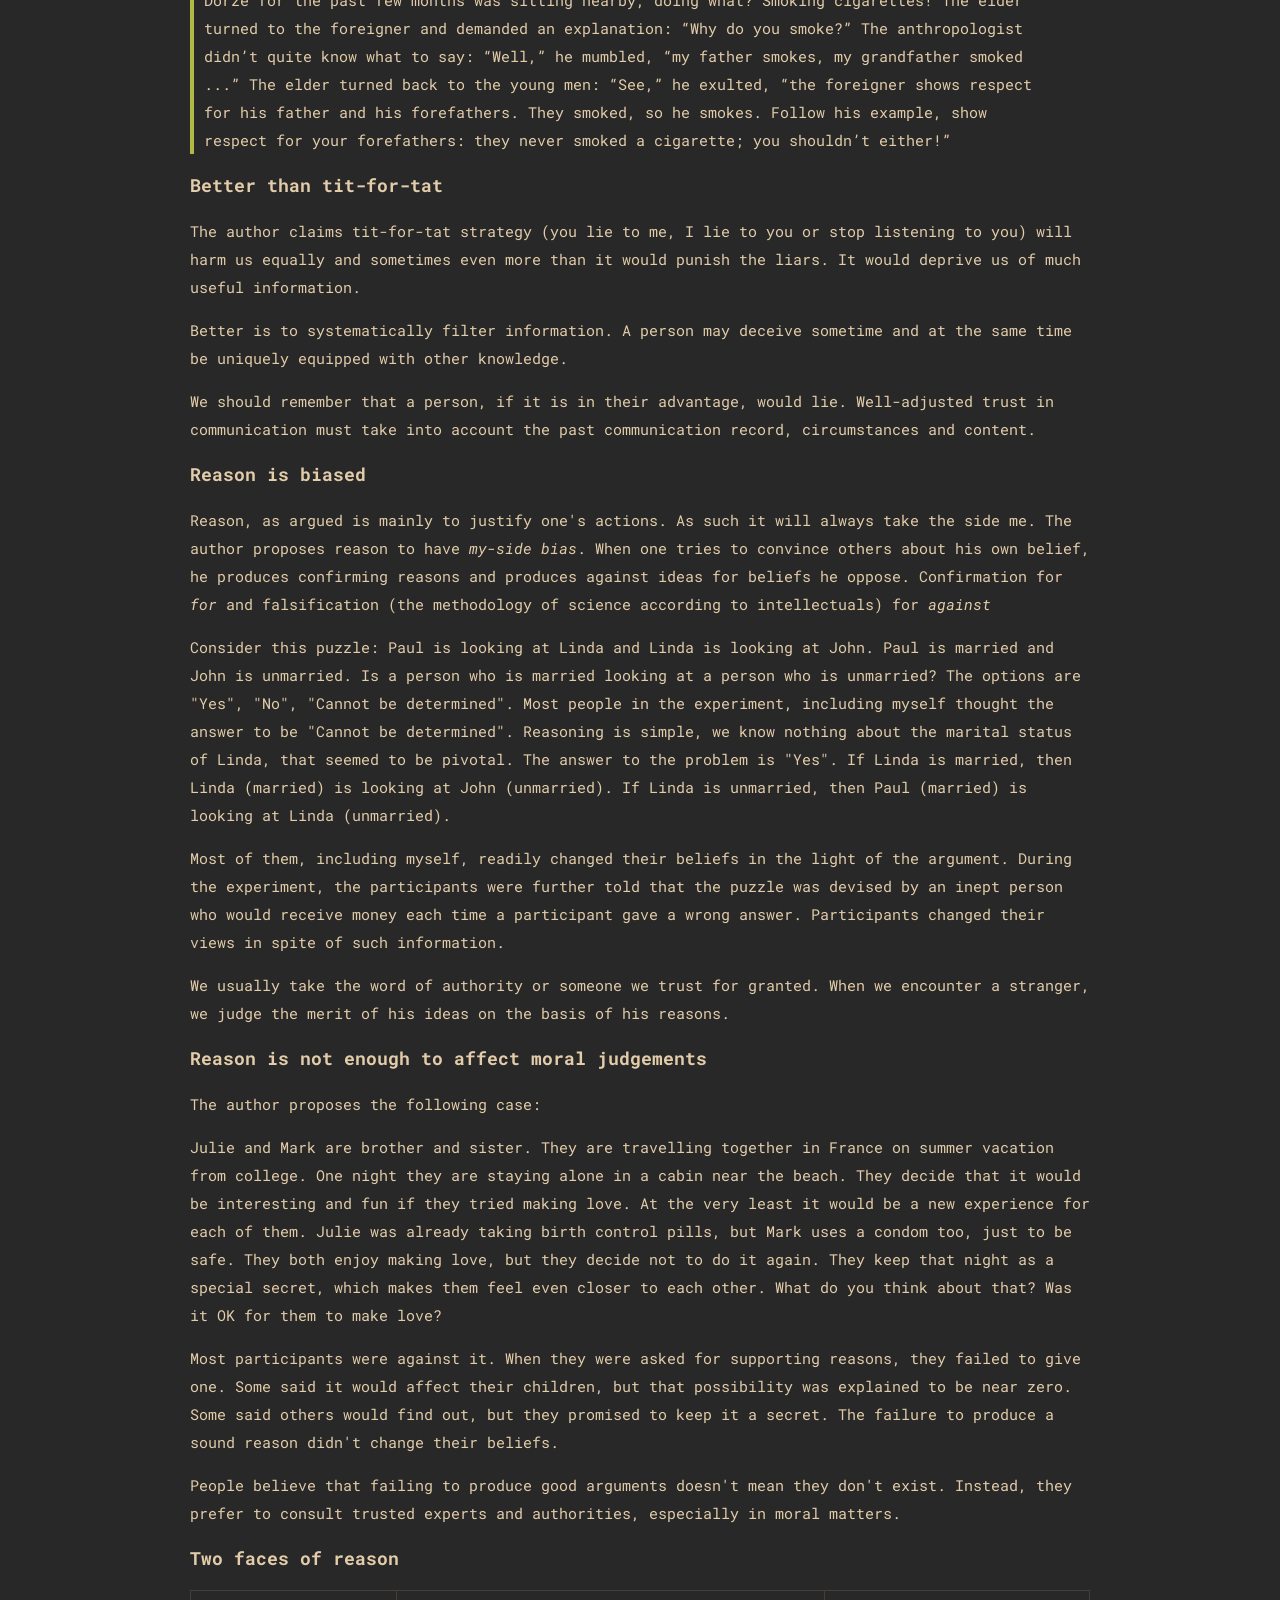
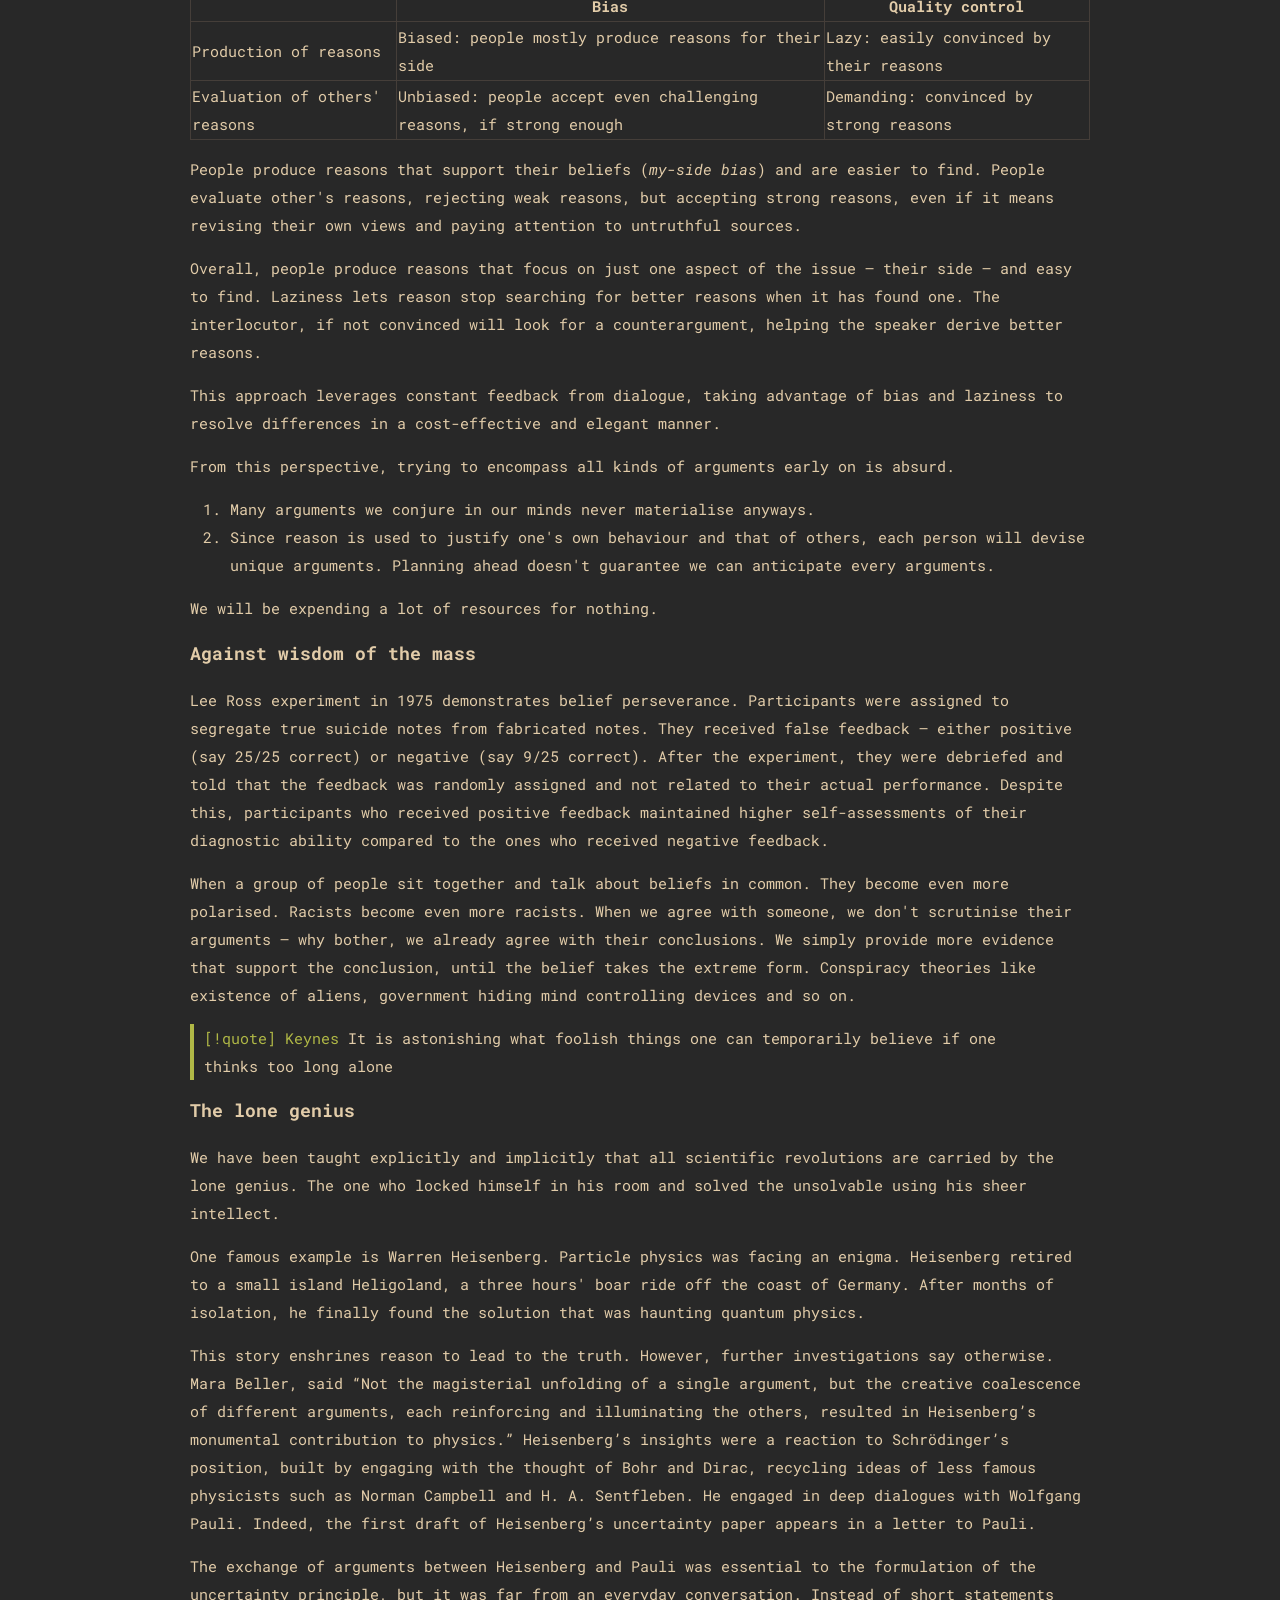
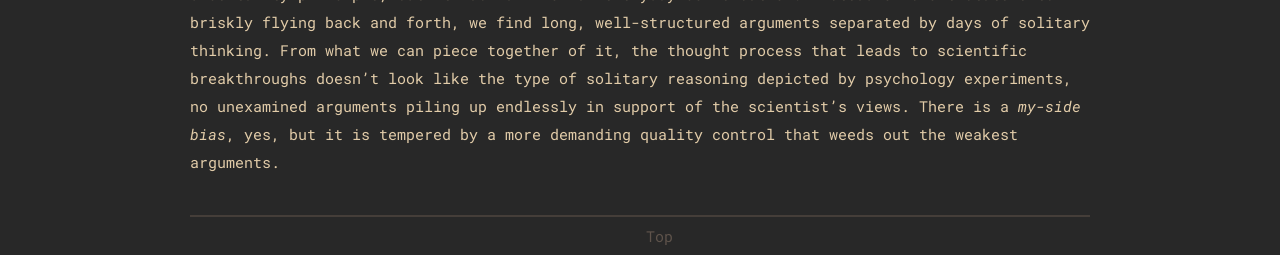
<file: Blog/enigma-of-reason.html>
<html>
    <head>
        <title>Enigma of Reasons | pradiptasarmah</title>
        <meta name="viewport" content="width=device-width, initial-scale=1.0">
        <meta name="description" content="Summary of the book Enigma of Reasons by Hugo Mercier and Dan Sperber. The book dismantles the old notion that reason leads to better decisions, and that many scientific revolutions are led by reasoners who reasoned in isolation.">
        <meta name="author" content="Pradipta">
        <link rel="stylesheet" href="../Styles.css">
        <link rel="stylesheet" href="https://cdnjs.cloudflare.com/ajax/libs/font-awesome/6.5.0/css/all.min.css">
        <link rel="preconnect" href="https://fonts.googleapis.com">
        <link rel="preconnect" href="https://fonts.gstatic.com" crossorigin>
        <link href="https://fonts.googleapis.com/css2?family=Roboto+Mono:ital,wght@0,100..700;1,100..700&display=swap" rel="stylesheet">
        <link href="https://fonts.googleapis.com/css2?family=Open+Sans:ital,wght@0,300..800;1,300..800&family=Roboto+Mono:ital,wght@0,100..700;1,100..700&display=swap" rel="stylesheet">
        <link rel="icon" href="../Images/Comrade.webp" type="image/x-icon">
        <link rel="stylesheet" href="https://cdnjs.cloudflare.com/ajax/libs/font-awesome/4.7.0/css/font-awesome.min.css">
    </head>
    <body>
        <div class="container">
            <button class="hamburger">&#9776;</button>
            <div class="logo">
                <img src="../Images/Logo.webp" style="height:50px;float: left;"> 
                <p>[Pradipta]</p>
            </div>
            <ul class="nav">
                <li><a href="../index.html">Portfolio</a></li>
                <li><a href="../Contact.html">About/Contact</a></li>
                <li class="active"><a href="../blog.html">Blog</a></li>
            </ul>
        </div>
        <div class="container">
          <h1>Enigma of Reason</h1>
          <span class="date-written">Sat • 25 Apr 2026 | Book by Hugo Mercier and Dan Sperber<span>
          <div class="essay">
          <h2>⚡ Overview</h2>
<p>The book dismantles the old notion that reason leads to better decisions, and that many scientific revolutions are led by reasoners who reasoned in isolation. Authors propose that reason is a faculty developed in all organisms, but uniquely in human beings to serve a particular purpose. </p>
<p>Our ancestors lived in bands and it was crucial that they maintained social cohesion for their survival. Communication and reason played a significant role in this direction. In order to protect and enhance one&#39;s reputation among the group members, they needed to justify their behaviour and assess that of others&#39;. Group members engaged in dialogues in order to arrive at a sound conclusion.</p>
<p>The reason faculty has a lot of shortcomings. It has <em>my-side bias</em>: being too lenient towards one&#39;s own convictions whereas sceptical towards others&#39;. This is a shortcoming for an intellectual who maintains the notions as already stated. The authors interpret it as a feature. This <em>my-side bias</em> finds the easily available reason, and later refines it through constant feedback in dialogue. This is a cost-effective (saving energy) method for deriving sound conclusions.</p>
<p>The lone genius may not be able to properly judge his own arguments, or fail to find counterarguments. Soon, unexamined ideas will start piling. Consequently, he may start deluding. One striking case is a doctor by the name Pauling who was adamant that vitamin C cure cancer.</p>
<h2>📝 Terminology</h2>
<ul>
<li><strong>The bystander effect</strong>: when more people are in a position to be helpful, the probability that any one of them would help decreases.</li>
<li><strong>Inference</strong> means extracting new information from the already available. <strong>Reasoning</strong> means inferring using reasons. Humans spend each moment of their lives inferring, whereas they can spend months without reasoning. Reasoning is the use of intuitive inferences about reasons. </li>
<li><strong>Intuition</strong>: judgements we make and take to be true without the knowledge of the reasons that justify them.</li>
<li><strong>Facts</strong>: a statement that accurately reflects reality and it does not cause anything to happen. It just describes reality. Like 1+1=2. </li>
<li><strong>Objective Reason</strong>: a fact that objectively supports some conclusion. For instance, today is Friday, so we conclude that tomorrow is Saturday. The fact (today is Friday), objectively support the conclusion (tomorrow is Saturday). It is irrelevant whether objective reasons exists independent of humans.</li>
<li><strong>Psychological Reason</strong>: it is a mental representation of an objective reason. It may be a misrepresentation; It may represent <strong>a false proposition</strong> (instead of a fact) <strong>as an objective reason</strong> for a conclusion (eating chips cures cancer (false), therefore cancer patients should eat more chips), or it may treat a <strong>true fact</strong> as proof for a conclusion, even though that fact <strong>does not actually prove</strong> that conclusion. (it is raining, therefore I should buy a car)</li>
<li><strong>Bias</strong>: in psychology, bias means the inclination towards committing specific mistakes; it is often considered to be free from morality, politics and social norms.</li>
<li><strong>Belief perseverance</strong>: maintenance of a belief in spite of new evidence that clearly contradicts it. </li>
</ul>
<h2>💡 Ideas</h2>
<h3>Humans are not born with good logical apparatus</h3>
<ul>
<li>Many experiments involving the causation inference were done.</li>
<li>If P, then Q.</li>
<li>There are four combinations: P ⟶ Q, not P ⟶ not Q, Q ⟶ P and not Q ⟶ not P.</li>
<li>The valid statements are <em>modus ponens</em> (1st) and <em>modus tollens</em> (4th)</li>
<li>invalid are <em>Denial of the antecedent</em> (2nd) and <em>Affirmation of the consequent</em> (3rd).</li>
<li>In the experiment, most people successfully selected the <em>modus ponens</em>, only two-third selected <em>modus tollens</em> and about half committed the fallacies.</li>
<li>The experiment shows that people are not endowed with logic, instead they acquire it through effort.</li>
</ul>
<h3>Reasoning not the only path to inferences</h3>
<p>Many people in the past (like Descartes) believed reasoning is the only way of inferring. For this reason, reasoning and inference were considered to be synonyms. David Hume strongly opposed. He proposed there to be other methods, more effective to infer.</p>
<p>Desert ants leaves it&#39;s colony and scavenges across the desert. Researchers find that they have mechanisms that help them infer their distance and direction from the colony in order to safely return to their colony.</p>
<h3>Perceptions as mechanisms of inference</h3>
<ul>
<li>Contrary to popular belief, our perceptions (visions, olfactory, audio...) are not simple sensors that detect the environment, but they implicitly perform inferences.</li>
<li>We sit in a train that actually imperceptibly started to move, giving us for a brief instant the impression that it is not our train but the one beside our train.</li>
<li>This inference is different from the inference when reasoning. Author asserts that there is a continuum of inferences.</li>
<li>Memory too involves inference. This is shown by various experiments where subjects&#39; memories are confused using illusions. Subjects were shown a video of a player kicking a ball. The moment of contact was omitted. Immediately they were shown still pictures of the event. Majority of the people were convinced that they saw the moment of contact.</li>
<li>Memory is constructive; it &#39;remembers&#39; features that help make better sense of what happened, even if we did not observe the features at that time.</li>
</ul>
<blockquote>
<p><span class="quotes">[!quote] Frederic Bartlett</span>
Memory is primarily or literally reduplicative, or reproductive. In a world of a constantly changing environment, literal recall is extraordinarily unimportant.</p>
</blockquote>
<h3>Reason as a form of inference</h3>
<p>Reason, is a <em>module of inference</em> like others (say perception). Inferential modules are specialised: each has a narrow domain of competence and use procedures adapted for the domain. Reason draw inferences about reasons. </p>
<p>Reasons produce not only <em>intuitive conclusions</em> about reasons, it also produces <em>reflective conclusions</em> about the things reasons are themselves is about. &quot;it might rain, this is a strong reason to carry an umbrella&quot;. When on the basis of that intuition (it might rain), we carry an umbrella, the decision is an indirect, reflective conclusion of the intuitive inference. The intuition was about the strength of the reason; the reflective decision is about taking an umbrella.</p>
<h3>Functioning of reason</h3>
<ul>
<li>Psychological reasons are primarily not used to guide oneself but to justify oneself in the eyes of others, and to evaluate the justifications of others.</li>
<li>When we do produce reasons for guidance, it is for others, not for ourselves.</li>
<li>All actions of people are directed towards improving their reputations.</li>
<li>A sane person is never indifferent to the way they are perceived by others.</li>
<li>Reasons are used to protect one&#39;s reputation. If one fails to conjure adequate reason, the decision may be rescinded, or at least revised.</li>
<li>Decision to search for justification ⟶ failure to search ⟶ revised decision. Not reason ⟶ decision, that is reasons do not lead to decisions.</li>
<li>In order to believe or decide something, we do not need to pay attention to reasons.</li>
<li>Intuitive inference, which generates much of our beliefs and decisions, operates in a way that is a mystery to us.</li>
</ul>
<h3>Justification of actions</h3>
<blockquote>
<p><span class="quotes">[!quote] Author</span>
Some reasons may seem good enough to explain but not good enough to justify. We can accept an explanation and, at the same time, be critical of the reasons it invokes. For the purpose of explanation, it is enough that these reasons should have seemed adequate to the person we are trying to understand. On the other hand, to judge that what the person thinks or does is justified, the same reasons must seem adequate to us.</p>
</blockquote>
<p>General consensus is that people are guided by their reasons (turned out to be false). Thus, reasons are called forth to justify their actions. Sometimes, even if the agent does not have a specific reason in mind, his actions are deemed justified if the outcome turns out to be commendable. Example: I kill a person running towards me because I am scared. My fear alone does not justify my action. However, if it turns out that he was a serial killer of whom I had no knowledge, my actions will be commended and be considered justified.</p>
<h3>The Unconscious</h3>
<p>Commonsense, or at least the dominant belief is that the mind has some conscious faculty capable of introspection. Recent research dismantles this. They argue that all mental processes are unconscious.</p>
<p>What we label as introspection is nothing but the chatting that justifies our actions, similar to the ones done by others. The pattern is as follows: we consider their situation, we look for possible causes that are acceptable to our culture.</p>
<p>The big misconception is our belief that we have direct introspective knowledge of our mental states and processes that produce them. Our most seemingly conscious choices, our true motives are unconscious that are not open for introspection; the reasons we give in many cases, are simply rationalisations after the fact.</p>
<h3>Modules do not have reasons</h3>
<p>Our inferences are not guided by reasons. Reasons justify our intuitions after taking some decision.</p>
<p><strong>Criticism:</strong> We are guided by reasons all the time. The reasons are simply implicit. Some maintain that psychological reasons can be conscious and unconscious. The unconscious ones that can be made conscious are called implicit reasons.</p>
<p><strong>Defence:</strong> Unconscious and intuitive inferences are undertaken by specialised modules. These modules take representations of particular facts as inputs and produces sound inferences. The facts given as inputs do indeed supports the conclusion the module produces; however, it is wrong to say the facts are unconscious reasons that guide the module. </p>
<p>A fact is objective reason for an unbounded variety of conclusions. Today is Friday could mean tomorrow is Saturday, it could also mean the day after tomorrow is Sunday. The fact may be a strong objective reason for one conclusion and weak one for another. the fact that the plums are ripe is a strong reason to conclude that if they are not picked they will soon fall and a weaker reason to conclude that they are about to be picked. The same fact may be objective reason for contradictory conclusions. The fact that it has been snowing may be a reason to stay at home and also a reason to go skiing.</p>
<p>From all these, we see that mere mental representation of a fact is not by itself a psychological reason. The representation of the fact is a psychological reason only if the fact is represented as supporting some specific conclusion.</p>
<p>I may know that you know that it has been snowing and not know whether this fact is for you a reason to stay home, a reason to go skiing, a reason for something else, or just a mere fact and not a reason for any particular conclusion at all. We cannot attribute reasons to others without knowing what their reasons are reasons for.</p>
<blockquote>
<p><span class="quotes">[!joke]</span>
On a sunny day, an elder from the Dorzé tribe in southern Ethiopia was exhorting a group of idle young men: they shouldn’t smoke cigarettes—it was against their religion! The young men pointed out that the young French anthropologist (Dan) who had been living among the Dorzé for the past few months was sitting nearby, doing what? Smoking cigarettes! The elder turned to the foreigner and demanded an explanation: “Why do you smoke?” The anthropologist didn’t quite know what to say: “Well,” he mumbled, “my father smokes, my grandfather smoked ...” The elder turned back to the young men: “See,” he exulted, “the foreigner shows respect for his father and his forefathers. They smoked, so he smokes. Follow his example, show respect for your forefathers: they never smoked a cigarette; you shouldn’t either!”</p>
</blockquote>
<h3>Better than tit-for-tat</h3>
<p>The author claims tit-for-tat strategy (you lie to me, I lie to you or stop listening to you) will harm us equally and sometimes even more than it would punish the liars. It would deprive us of much useful information.</p>
<p>Better is to systematically filter information. A person may deceive sometime and at the same time be uniquely equipped with other knowledge.</p>
<p>We should remember that a person, if it is in their advantage, would lie.
Well-adjusted trust in communication must take into account the past communication record, circumstances and content.</p>
<h3>Reason is biased</h3>
<p>Reason, as argued is mainly to justify one&#39;s actions. As such it will always take the side me. The author proposes reason to have <em>my-side bias</em>. When one tries to convince others about his own belief, he produces confirming reasons and produces against ideas for beliefs he oppose. Confirmation for <em>for</em> and falsification (the methodology of science according to intellectuals) for <em>against</em></p>
<p>Consider this puzzle: Paul is looking at Linda and Linda is looking at John. Paul is married and John is unmarried. Is a person who is married looking at a person who is unmarried? The options are &quot;Yes&quot;, &quot;No&quot;, &quot;Cannot be determined&quot;. Most people in the experiment, including myself thought the answer to be &quot;Cannot be determined&quot;. Reasoning is simple, we know nothing about the marital status of Linda, that seemed to be pivotal. The answer to the problem is &quot;Yes&quot;. If Linda is married, then Linda (married) is looking at John (unmarried). If Linda is unmarried, then Paul (married) is looking at Linda (unmarried).</p>
<p>Most of them, including myself, readily changed their beliefs in the light of the argument. During the experiment, the participants were further told that the puzzle was devised by an inept person who would receive money each time a participant gave a wrong answer. Participants changed their views in spite of such information.</p>
<p>We usually take the word of authority or someone we trust for granted. When we encounter a stranger, we judge the merit of his ideas on the basis of his reasons.</p>
<h3>Reason is not enough to affect moral judgements</h3>
<p>The author proposes the following case:</p>
<p>Julie and Mark are brother and sister. They are travelling together
in France on summer vacation from college. One night they are
staying alone in a cabin near the beach. They decide that it would be interesting and fun if they tried making love. At the very least it would
be a new experience for each of them. Julie was already taking birth
control pills, but Mark uses a condom too, just to be safe. They both
enjoy making love, but they decide not to do it again. They keep that
night as a special secret, which makes them feel even closer to each
other. What do you think about that? Was it OK for them to make
love?</p>
<p>Most participants were against it. When they were asked for supporting reasons, they failed to give one. Some said it would affect their children, but that possibility was explained to be near zero. Some said others would find out, but they promised to keep it a secret. The failure to produce a sound reason didn&#39;t change their beliefs.</p>
<p>People believe that failing to produce good arguments doesn&#39;t mean they don&#39;t exist. Instead, they prefer to consult trusted experts and authorities, especially in moral matters.</p>
<h3>Two faces of reason</h3>
<table>
<thead>
<tr>
<th></th>
<th>Bias</th>
<th>Quality control</th>
</tr>
</thead>
<tbody>
<tr>
<td>Production of reasons</td>
<td>Biased: people mostly produce reasons for their side</td>
<td>Lazy: easily convinced by their reasons</td>
</tr>
<tr>
<td>Evaluation of others&#39; reasons</td>
<td>Unbiased: people accept even challenging reasons, if strong enough</td>
<td>Demanding: convinced by strong reasons</td>
</tr>
</tbody>
</table>
<p>People produce reasons that support their beliefs (<em>my-side bias</em>) and are easier to find. People evaluate other&#39;s reasons, rejecting weak reasons, but accepting strong reasons, even if it means revising their own views and paying attention to untruthful sources.</p>
<p>Overall, people produce reasons that focus on just one aspect of the issue — their side — and easy to find. Laziness lets reason stop searching for better reasons when it has found one. The interlocutor, if not convinced will look for a counterargument, helping the speaker derive better reasons.</p>
<p>This approach leverages constant feedback from dialogue, taking advantage of bias and laziness to resolve differences in a cost-effective and elegant manner.</p>
<p>From this perspective, trying to encompass all kinds of arguments early on is absurd.</p>
<ol>
<li>Many arguments we conjure in our minds never materialise anyways.</li>
<li>Since reason is used to justify one&#39;s own behaviour and that of others, each person will devise unique arguments. Planning ahead doesn&#39;t guarantee we can anticipate every arguments. </li>
</ol>
<p>We will be expending a lot of resources for nothing.     </p>
<h3>Against wisdom of the mass</h3>
<p>Lee Ross experiment in 1975 demonstrates belief perseverance. Participants were assigned to segregate true suicide notes from fabricated notes. They received false feedback — either positive (say 25/25 correct) or negative (say 9/25 correct). After the experiment, they were debriefed and told that the feedback was randomly assigned and not related to their actual performance. Despite this, participants who received positive feedback maintained higher self-assessments of their diagnostic ability compared to the ones who received negative feedback.</p>
<p>When a group of people sit together and talk about beliefs in common. They become even more polarised. Racists become even more racists. When we agree with someone, we don&#39;t scrutinise their arguments — why bother, we already agree with their conclusions. We simply provide more evidence that support the conclusion, until the belief takes the extreme form. Conspiracy theories like existence of aliens, government hiding mind controlling devices and so on.</p>
<blockquote>
<p><span class="quotes">[!quote] Keynes</span>
It is astonishing what foolish things one can temporarily believe if one thinks too long alone</p>
</blockquote>
<h3>The lone genius</h3>
<p>We have been taught explicitly and implicitly that all scientific revolutions are carried by the lone genius. The one who locked himself in his room and solved the unsolvable using his sheer intellect.</p>
<p>One famous example is Warren Heisenberg. Particle physics was facing an enigma. Heisenberg retired to a small island Heligoland, a three hours&#39; boar ride off the coast of Germany. After months of isolation, he finally found the solution that was haunting quantum physics. </p>
<p>This story enshrines reason to lead to the truth. However, further investigations say otherwise. Mara Beller, said “Not the magisterial unfolding of a single argument, but the creative coalescence of different arguments, each reinforcing and illuminating the others, resulted in Heisenberg’s monumental contribution to physics.” Heisenberg’s insights were a reaction to Schrödinger’s position, built by engaging with the thought of Bohr and Dirac, recycling ideas of less famous physicists such as Norman Campbell and H. A. Sentfleben. He engaged in deep dialogues with Wolfgang Pauli. Indeed, the first draft of Heisenberg’s uncertainty paper appears in a letter to Pauli. </p>
<p>The exchange of arguments between Heisenberg and Pauli was essential
to the formulation of the uncertainty principle, but it was far from an everyday conversation. Instead of short statements briskly flying back and forth, we find long, well-structured arguments separated by days of solitary thinking. From what we can piece together of it, the thought process that leads to scientific breakthroughs doesn’t look like the type of solitary reasoning depicted by psychology experiments, no unexamined arguments piling up endlessly in support of the scientist’s views. There is a <em>my-side bias</em>, yes, but it is tempered by a more demanding quality control that weeds out the weakest arguments.</p>
          </div>
        </div>
        <div class="container">
            <hr>
            <button class="topbutton" onclick="topFunction()">Top</button>
        </div>
        
        <script>
            function closeview(){
                document.getElementById("fullimageview").style.display="none";
            }
            document.addEventListener("DOMContentLoaded",function(){
                const hamburger=document.querySelector(".hamburger");
                const menu=document.querySelector(".nav");
                const html=document.querySelector("html");
                hamburger.addEventListener("click",function(){
                    menu.classList.toggle("active");
                    html.classList.toggle("active");
                })
            })
            function topFunction() { 
                window.scrollTo(0,0);
            }          
        </script>
    </body>
</html>
</file>
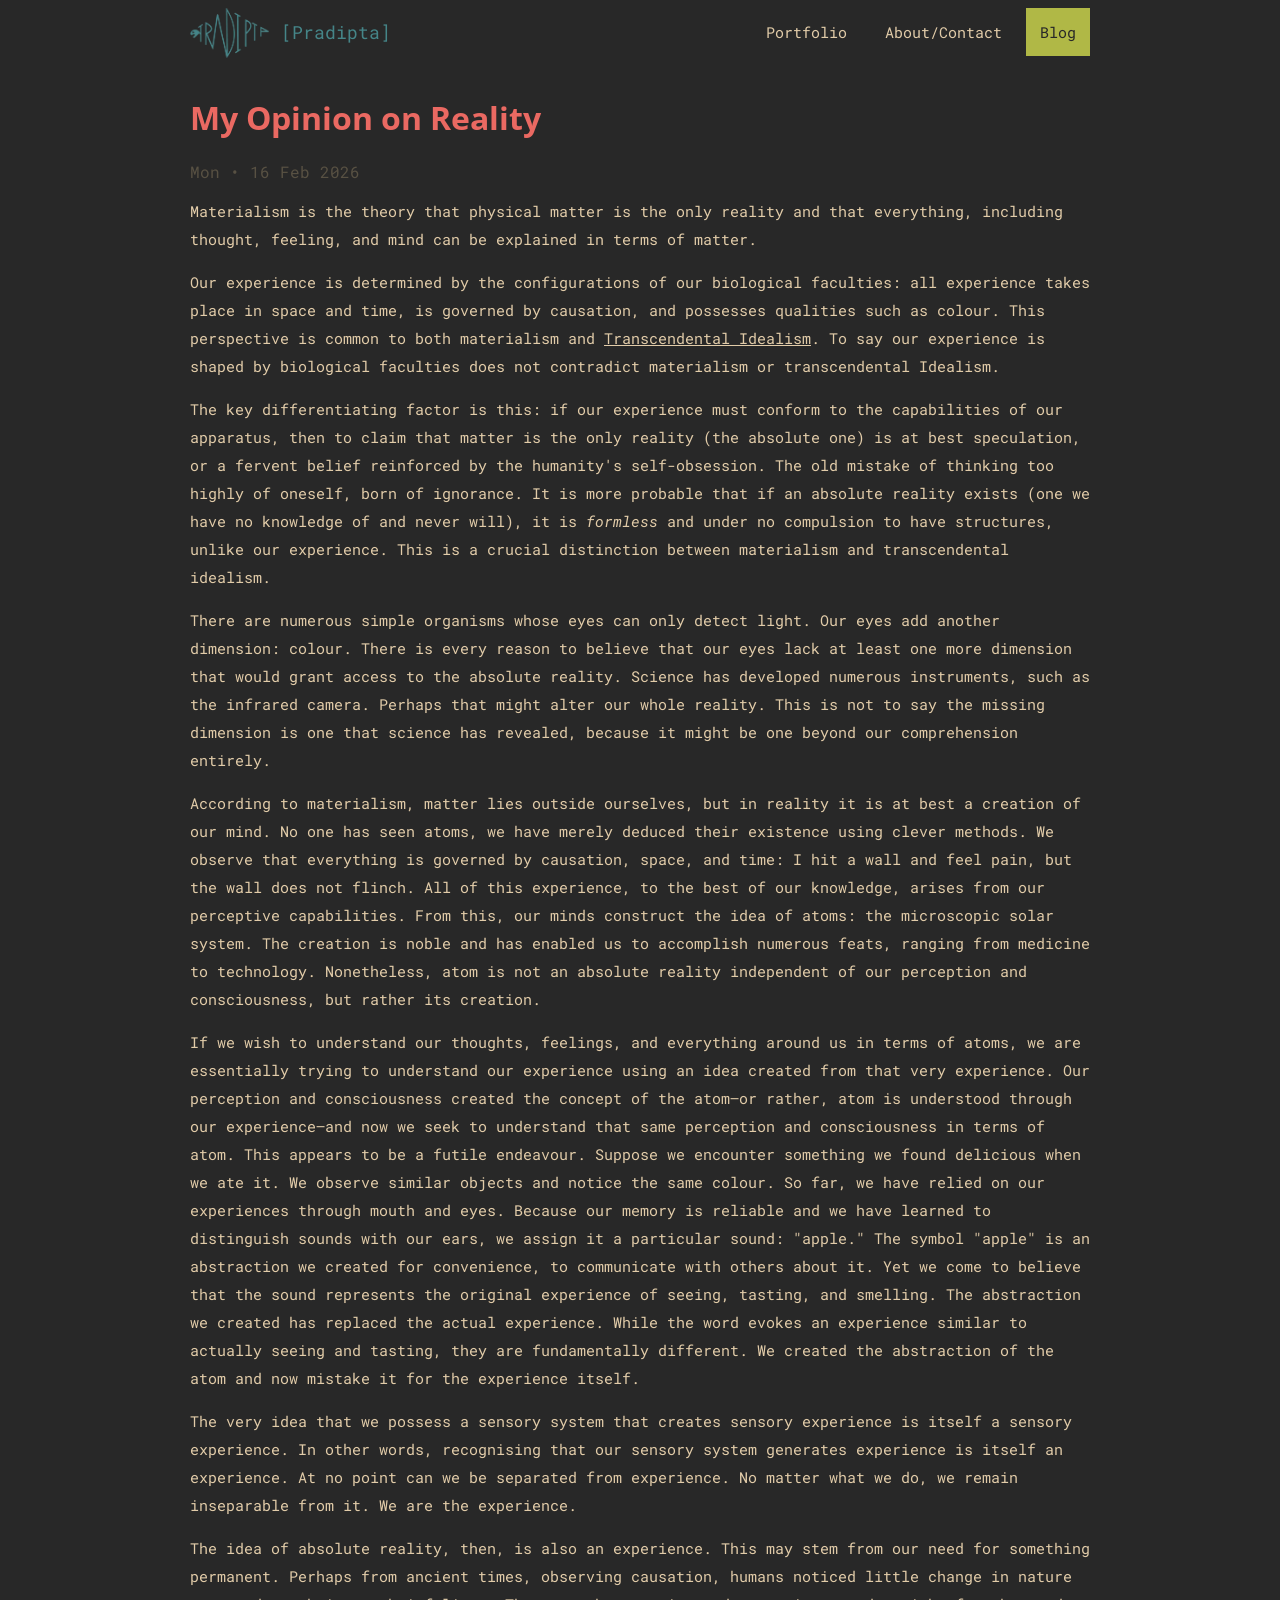
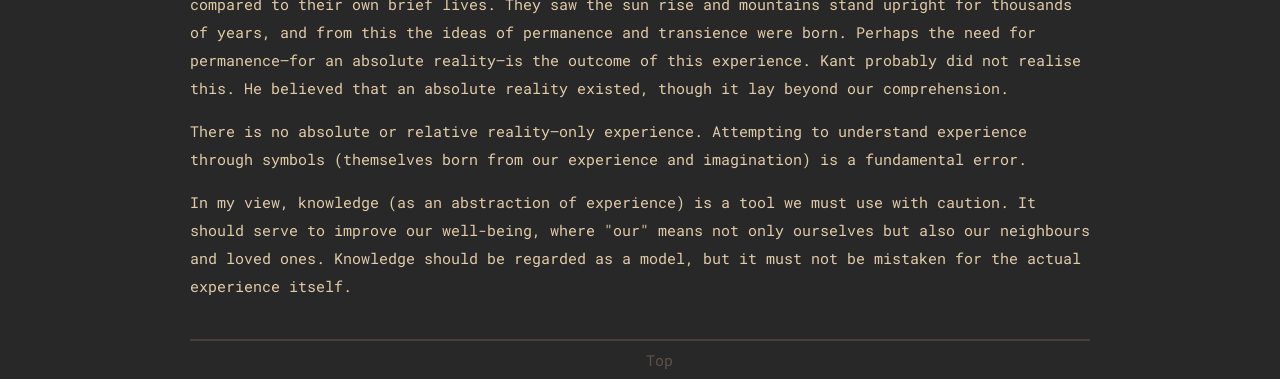
<file: Blog/my-opinion-on-reality.html>
<html>
    <head>
        <title>My Opinion on Reality | pradiptasarmah</title>
        <meta name="viewport" content="width=device-width, initial-scale=1.0">
        <meta name="description" content="We often confuse the world of knowledge and abstractions with our experience. We should be cautious and use those abstractions for improving living only.">
        <meta name="author" content="Pradipta">
        <link rel="stylesheet" href="../Styles.css">
        <link rel="stylesheet" href="https://cdnjs.cloudflare.com/ajax/libs/font-awesome/6.5.0/css/all.min.css">
        <link rel="preconnect" href="https://fonts.googleapis.com">
        <link rel="preconnect" href="https://fonts.gstatic.com" crossorigin>
        <link href="https://fonts.googleapis.com/css2?family=Roboto+Mono:ital,wght@0,100..700;1,100..700&display=swap" rel="stylesheet">
        <link href="https://fonts.googleapis.com/css2?family=Open+Sans:ital,wght@0,300..800;1,300..800&family=Roboto+Mono:ital,wght@0,100..700;1,100..700&display=swap" rel="stylesheet">
        <link rel="icon" href="../Images/Comrade.webp" type="image/x-icon">
        <link rel="stylesheet" href="https://cdnjs.cloudflare.com/ajax/libs/font-awesome/4.7.0/css/font-awesome.min.css">
    </head>
    <body>
        <div class="container">
            <button class="hamburger">&#9776;</button>
            <div class="logo">
                <img src="../Images/Logo.webp" style="height:50px;float: left;"> 
                <p>[Pradipta]</p>
            </div>
            <ul class="nav">
                <li><a href="../index.html">Portfolio</a></li>
                <li><a href="../Contact.html">About/Contact</a></li>
                <li class="active"><a href="../blog.html">Blog</a></li>
            </ul>
        </div>
        <div class="container">
          <h1>My Opinion on Reality</h1>
          <span class="date-written">Mon • 16 Feb 2026<span>
          <div class="essay">
<p>Materialism is the theory that physical matter is the only reality and that everything, including thought, feeling, and mind can be explained in terms of matter. </p>
<p>Our experience is determined by the configurations of our biological faculties: all experience takes place in space and time, is governed by causation, and possesses qualities such as colour. This perspective is common to both materialism and <a href="https://philosophybreak.com/articles/kant-transcendental-idealism-the-copernican-revolution-of-philosophy/">Transcendental Idealism</a>. To say our experience is shaped by biological faculties does not contradict materialism or transcendental Idealism.</p>
<p>The key differentiating factor is this: if our experience must conform to the capabilities of our apparatus, then to claim that matter is the only reality (the absolute one) is at best speculation, or a fervent belief reinforced by the humanity&#39;s self-obsession. The old mistake of thinking too highly of oneself, born of ignorance. It is more probable that if an absolute reality exists (one we have no knowledge of and never will), it is <em>formless</em> and under no compulsion to have structures, unlike our experience. This is a crucial distinction between materialism and transcendental idealism. </p>
<p>There are numerous simple organisms whose eyes can only detect light. Our eyes add another dimension: colour. There is every reason to believe that our eyes lack at least one more dimension that would grant access to the absolute reality. Science has developed numerous instruments, such as the infrared camera. Perhaps that might alter our whole reality. This is not to say the missing dimension is one that science has revealed, because it might be one beyond our comprehension entirely.</p>
<p>According to materialism, matter lies outside ourselves, but in reality it is at best a creation of our mind. No one has seen atoms, we have merely deduced their existence using clever methods. We observe that everything is governed by causation, space, and time: I hit a wall and feel pain, but the wall does not flinch. All of this experience, to the best of our knowledge, arises from our perceptive capabilities. From this, our minds construct the idea of atoms: the microscopic solar system. The creation is noble and has enabled us to accomplish numerous feats, ranging from medicine to technology. Nonetheless, atom is not an absolute reality independent of our perception and consciousness, but rather its creation. </p>
<p>If we wish to understand our thoughts, feelings, and everything around us in terms of atoms, we are essentially trying to understand our experience using an idea created from that very experience. Our perception and consciousness created the concept of the atom—or rather, atom is understood through our experience—and now we seek to understand that same perception and consciousness in terms of atom. This appears to be a futile endeavour. Suppose we encounter something we found delicious when we ate it. We observe similar objects and notice the same colour. So far, we have relied on our experiences through mouth and eyes. Because our memory is reliable and we have learned to distinguish sounds with our ears, we assign it a particular sound: &quot;apple.&quot; The symbol &quot;apple&quot; is an abstraction we created for convenience, to communicate with others about it. Yet we come to believe that the sound represents the original experience of seeing, tasting, and smelling. The abstraction we created has replaced the actual experience. While the word evokes an experience similar to actually seeing and tasting, they are fundamentally different. We created the abstraction of the atom and now mistake it for the experience itself.</p>
<p>The very idea that we possess a sensory system that creates sensory experience is itself a sensory experience. In other words, recognising that our sensory system generates experience is itself an experience. At no point can we be separated from experience. No matter what we do, we remain inseparable from it. We are the experience.</p>
<p>The idea of absolute reality, then, is also an experience. This may stem from our need for something permanent. Perhaps from ancient times, observing causation, humans noticed little change in nature compared to their own brief lives. They saw the sun rise and mountains stand upright for thousands of years, and from this the ideas of permanence and transience were born. Perhaps the need for permanence—for an absolute reality—is the outcome of this experience. Kant probably did not realise this. He believed that an absolute reality existed, though it lay beyond our comprehension.</p>
<p>There is no absolute or relative reality—only experience. Attempting to understand experience through symbols (themselves born from our experience and imagination) is a fundamental error.</p>
<p>In my view, knowledge (as an abstraction of experience) is a tool we must use with caution. It should serve to improve our well-being, where &quot;our&quot; means not only ourselves but also our neighbours and loved ones. Knowledge should be regarded as a model, but it must not be mistaken for the actual experience itself.</p>

          </div>
        </div>
        <div class="container">
            <hr>
            <button class="topbutton" onclick="topFunction()">Top</button>
        </div>
        
        <script>
            function closeview(){
                document.getElementById("fullimageview").style.display="none";
            }
            document.addEventListener("DOMContentLoaded",function(){
                const hamburger=document.querySelector(".hamburger");
                const menu=document.querySelector(".nav");
                const html=document.querySelector("html");
                hamburger.addEventListener("click",function(){
                    menu.classList.toggle("active");
                    html.classList.toggle("active");
                })
            })
            function topFunction() { 
                window.scrollTo(0,0);
            }
        </script>
    </body>
</html>
</file>
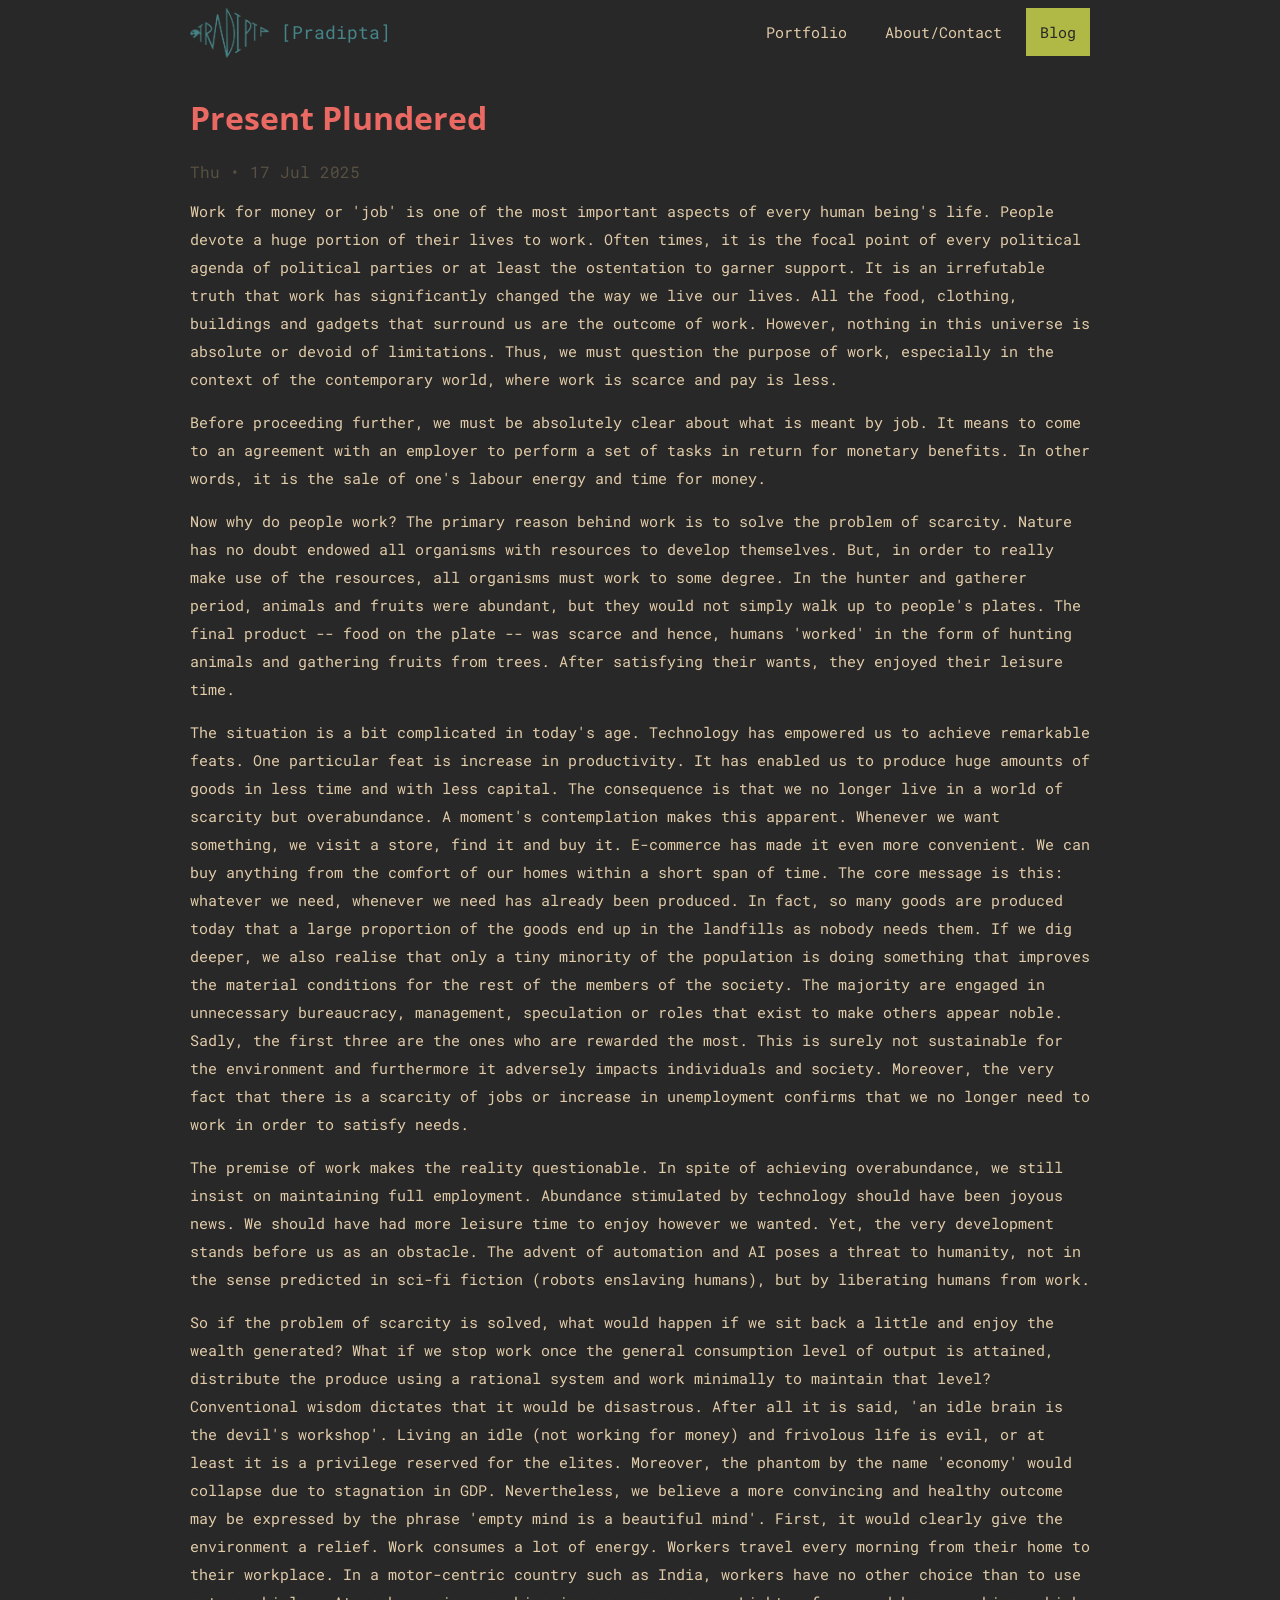
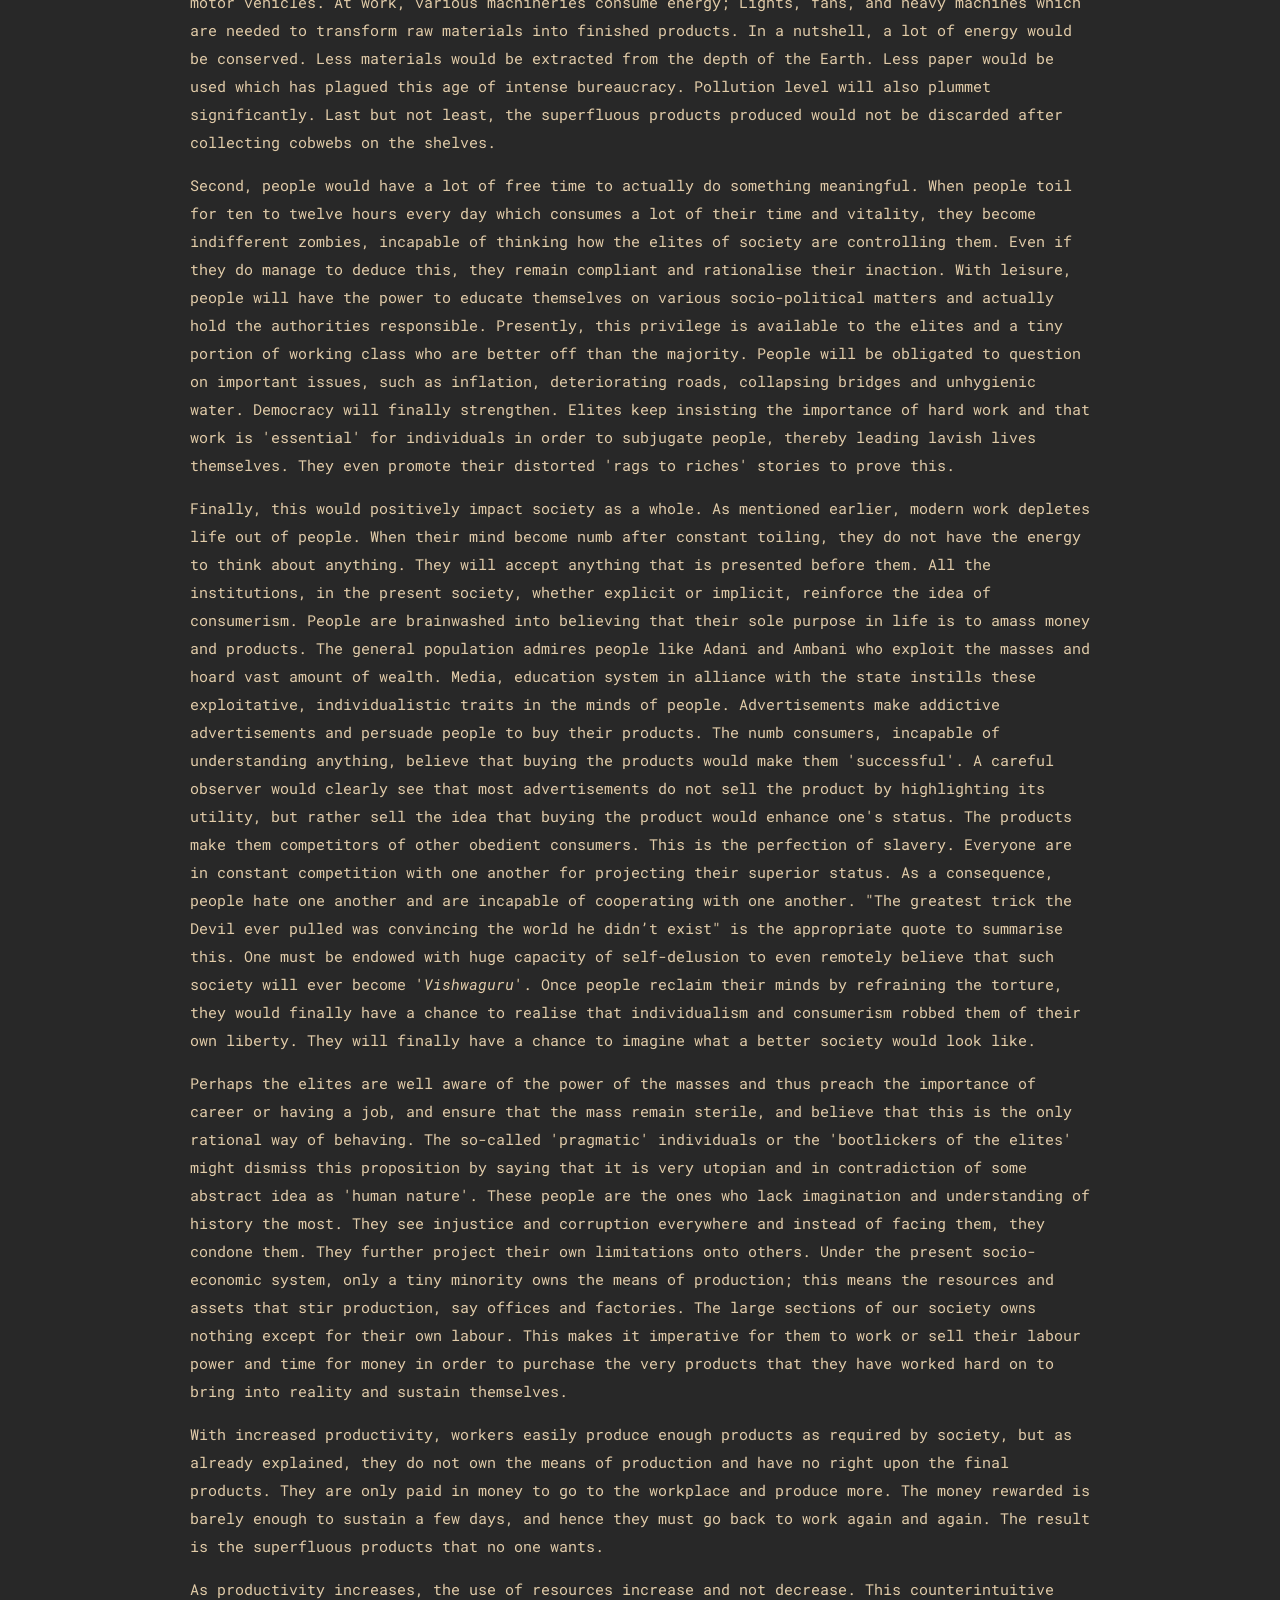
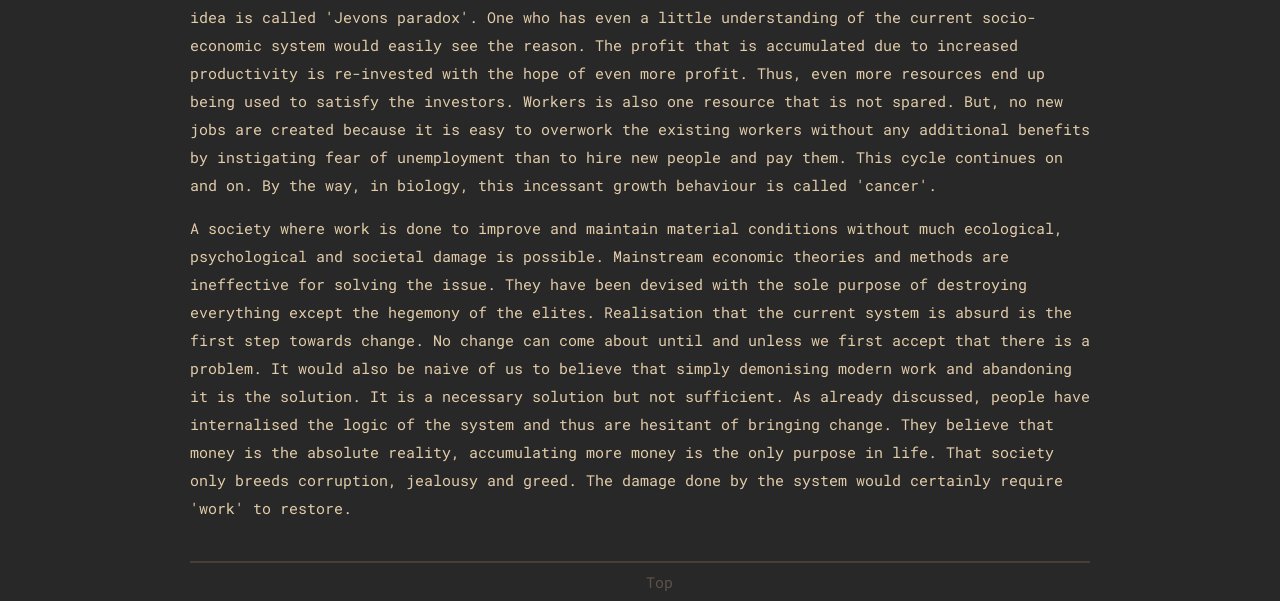
<file: Blog/present-plundered.html>
<html>
    <head>
        <title>Present Plundered | pradiptasarmah</title>
        <meta name="viewport" content="width=device-width, initial-scale=1.0">
        <meta name="description" content="People spend a huge chunk of their lives working at a job. There is a growing tendency to confuse the job with individual identity. This is affecting people's lives in a negative way. We need to understand the nature of modern jobs.">
        <meta name="author" content="Pradipta">
        <link rel="stylesheet" href="../Styles.css">
        <link rel="stylesheet" href="https://cdnjs.cloudflare.com/ajax/libs/font-awesome/6.5.0/css/all.min.css">
        <link rel="preconnect" href="https://fonts.googleapis.com">
        <link rel="preconnect" href="https://fonts.gstatic.com" crossorigin>
        <link href="https://fonts.googleapis.com/css2?family=Roboto+Mono:ital,wght@0,100..700;1,100..700&display=swap" rel="stylesheet">
        <link href="https://fonts.googleapis.com/css2?family=Open+Sans:ital,wght@0,300..800;1,300..800&family=Roboto+Mono:ital,wght@0,100..700;1,100..700&display=swap" rel="stylesheet">
        <link rel="icon" href="../Images/Comrade.webp" type="image/x-icon">
        <link rel="stylesheet" href="https://cdnjs.cloudflare.com/ajax/libs/font-awesome/4.7.0/css/font-awesome.min.css">
    </head>
    <body>
        <div class="container">
            <button class="hamburger">&#9776;</button>
            <div class="logo">
                <img src="../Images/Logo.webp" style="height:50px;float: left;"> 
                <p>[Pradipta]</p>
            </div>
            <ul class="nav">
                <li><a href="../index.html">Portfolio</a></li>
                <li><a href="../Contact.html">About/Contact</a></li>
                <li class="active"><a href="../blog.html">Blog</a></li>
            </ul>
        </div>
        <div class="container">
          <h1>Present Plundered</h1>
          <span class="date-written">Thu • 17 Jul 2025<span>
          <div class="essay">
          <p>Work for money or &#39;job&#39; is one of the most important aspects of every human being&#39;s life. People devote a huge portion of their lives to work. Often times, it is the focal point of every political agenda of political parties or at least the ostentation to garner support. It is an irrefutable truth that work has significantly changed the way we live our lives. All the food, clothing, buildings and gadgets that surround us are the outcome of work. However, nothing in this universe is absolute or devoid of limitations. Thus, we must question the purpose of work, especially in the context of the contemporary world, where work is scarce and pay is less.</p>
<p>Before proceeding further, we must be absolutely clear about what is meant by job. It means to come to an agreement with an employer to perform a set of tasks in return for monetary benefits. In other words, it is the sale of one&#39;s labour energy and time for money.</p>
<p>Now why do people work? The primary reason behind work is to solve the problem of scarcity. Nature has no doubt endowed all organisms with resources to develop themselves. But, in order to really make use of the resources, all organisms must work to some degree. In the hunter and gatherer period, animals and fruits were abundant, but they would not simply walk up to people&#39;s plates. The final product -- food on the plate -- was scarce and hence, humans &#39;worked&#39; in the form of hunting animals and gathering fruits from trees. After satisfying their wants, they enjoyed their leisure time.</p>
<p>The situation is a bit complicated in today&#39;s age. Technology has empowered us to achieve remarkable feats. One particular feat is increase in productivity. It has enabled us to produce huge amounts of goods in less time and with less capital. The consequence is that we no longer live in a world of scarcity but overabundance. A moment&#39;s contemplation makes this apparent. Whenever we want something, we visit a store, find it and buy it. E-commerce has made it even more convenient. We can buy anything from the comfort of our homes within a short span of time. The core message is this: whatever we need, whenever we need has already been produced. In fact, so many goods are produced today that a large proportion of the goods end up in the landfills as nobody needs them. If we dig deeper, we also realise that only a tiny minority of the population is doing something that improves the material conditions for the rest of the members of the society. The majority are engaged in unnecessary bureaucracy, management, speculation or roles that exist to make others appear noble. Sadly, the first three are the ones who are rewarded the most. This is surely not sustainable for the environment and furthermore it adversely impacts individuals and society. Moreover, the very fact that there is a scarcity of jobs or increase in unemployment confirms that we no longer need to work in order to satisfy needs.</p>
<p>The premise of work makes the reality questionable. In spite of achieving overabundance, we still insist on maintaining full employment. Abundance stimulated by technology should have been joyous news. We should have had more leisure time to enjoy however we wanted. Yet, the very development stands before us as an obstacle. The advent of automation and AI poses a threat to humanity, not in the sense predicted in sci-fi fiction (robots enslaving humans), but by liberating humans from work.</p>
<p>So if the problem of scarcity is solved, what would happen if we sit back a little and enjoy the wealth generated? What if we stop work once the general consumption level of output is attained, distribute the produce using a rational system and work minimally to maintain that level? Conventional wisdom dictates that it would be disastrous. After all it is said, &#39;an idle brain is the devil&#39;s workshop&#39;. Living an idle (not working for money) and frivolous life is evil, or at least it is a privilege reserved for the elites. Moreover, the phantom by the name &#39;economy&#39; would collapse due to stagnation in GDP. Nevertheless, we believe a more convincing and healthy outcome may be expressed by the phrase &#39;empty mind is a beautiful mind&#39;. First, it would clearly give the environment a relief. Work consumes a lot of energy. Workers travel every morning from their home to their workplace. In a motor-centric country such as India, workers have no other choice than to use motor vehicles. At work, various machineries consume energy; Lights, fans, and heavy machines which are needed to transform raw materials into finished products. In a nutshell, a lot of energy would be conserved. Less materials would be extracted from the depth of the Earth. Less paper would be used which has plagued this age of intense bureaucracy. Pollution level will also plummet significantly. Last but not least, the superfluous products produced would not be discarded after collecting cobwebs on the shelves.</p>
<p>Second, people would have a lot of free time to actually do something meaningful. When people toil for ten to twelve hours every day which consumes a lot of their time and vitality, they become indifferent zombies, incapable of thinking how the elites of society are controlling them. Even if they do manage to deduce this, they remain compliant and rationalise their inaction. With leisure, people will have the power to educate themselves on various socio-political matters and actually hold the authorities responsible. Presently, this privilege is available to the elites and a tiny portion of working class who are better off than the majority. People will be obligated to question on important issues, such as inflation, deteriorating roads, collapsing bridges and unhygienic water. Democracy will finally strengthen. Elites keep insisting the importance of hard work and that work is &#39;essential&#39; for individuals in order to subjugate people, thereby leading lavish lives themselves. They even promote their distorted &#39;rags to riches&#39; stories to prove this.</p>
<p>Finally, this would positively impact society as a whole. As mentioned earlier, modern work depletes life out of people. When their mind become numb after constant toiling, they do not have the energy to think about anything. They will accept anything that is presented before them. All the institutions, in the present society, whether explicit or implicit, reinforce the idea of consumerism. People are brainwashed into believing that their sole purpose in life is to amass money and products. The general population admires people like Adani and Ambani who exploit the masses and hoard vast amount of wealth. Media, education system in alliance with the state instills these exploitative, individualistic traits in the minds of people. Advertisements make addictive advertisements and persuade people to buy their products. The numb consumers, incapable of understanding anything, believe that buying the products would make them &#39;successful&#39;. A careful observer would clearly see that most advertisements do not sell the product by highlighting its utility, but rather sell the idea that buying the product would enhance one&#39;s status. The products make them competitors of other obedient consumers. This is the perfection of slavery. Everyone are in constant competition with one another for projecting their superior status. As a consequence, people hate one another and are incapable of cooperating with one another. &quot;The greatest trick the Devil ever pulled was convincing the world he didn’t exist&quot; is the appropriate quote to summarise this. One must be endowed with huge capacity of self-delusion to even remotely believe that such society will ever become &#39;<em>Vishwaguru</em>&#39;. Once people reclaim their minds by refraining the torture, they would finally have a chance to realise that individualism and consumerism robbed them of their own liberty. They will finally have a chance to imagine what a better society would look like.</p>
<p>Perhaps the elites are well aware of the power of the masses and thus preach the importance of career or having a job, and ensure that the mass remain sterile, and believe that this is the only rational way of behaving. The so-called &#39;pragmatic&#39; individuals or the &#39;bootlickers of the elites&#39; might dismiss this proposition by saying that it is very utopian and in contradiction of some abstract idea as &#39;human nature&#39;. These people are the ones who lack imagination and understanding of history the most. They see injustice and corruption everywhere and instead of facing them, they condone them. They further project their own limitations onto others. Under the present socio-economic system, only a tiny minority owns the means of production; this means the resources and assets that stir production, say offices and factories. The large sections of our society owns nothing except for their own labour. This makes it imperative for them to work or sell their labour power and time for money in order to purchase the very products that they have worked hard on to bring into reality and sustain themselves.</p>
<p>With increased productivity, workers easily produce enough products as required by society, but as already explained, they do not own the means of production and have no right upon the final products. They are only paid in money to go to the workplace and produce more. The money rewarded is barely enough to sustain a few days, and hence they must go back to work again and again. The result is the superfluous products that no one wants.</p>
<p>As productivity increases, the use of resources increase and not decrease. This counterintuitive idea is called &#39;Jevons paradox&#39;. One who has even a little understanding of the current socio-economic system would easily see the reason. The profit that is accumulated due to increased productivity is re-invested with the hope of even more profit. Thus, even more resources end up being used to satisfy the investors. Workers is also one resource that is not spared. But, no new jobs are created because it is easy to overwork the existing workers without any additional benefits by instigating fear of unemployment than to hire new people and pay them. This cycle continues on and on. By the way, in biology, this incessant growth behaviour is called &#39;cancer&#39;.</p>
<p>A society where work is done to improve and maintain material conditions without much ecological, psychological and societal damage is possible. Mainstream economic theories and methods are ineffective for solving the issue. They have been devised with the sole purpose of destroying everything except the hegemony of the elites. Realisation that the current system is absurd is the first step towards change. No change can come about until and unless we first accept that there is a problem. It would also be naive of us to believe that simply demonising modern work and abandoning it is the solution. It is a necessary solution but not sufficient. As already discussed, people have internalised the logic of the system and thus are hesitant of bringing change. They believe that money is the absolute reality, accumulating more money is the only purpose in life. That society only breeds corruption, jealousy and greed. The damage done by the system would certainly require &#39;work&#39; to restore. </p>

          </div>
        </div>
        <div class="container">
            <hr>
            <button class="topbutton" onclick="topFunction()">Top</button>
        </div>
        
        <script>
            function closeview(){
                document.getElementById("fullimageview").style.display="none";
            }
            document.addEventListener("DOMContentLoaded",function(){
                const hamburger=document.querySelector(".hamburger");
                const menu=document.querySelector(".nav");
                const html=document.querySelector("html");
                hamburger.addEventListener("click",function(){
                    menu.classList.toggle("active");
                    html.classList.toggle("active");
                })
            })
            function topFunction() { 
                window.scrollTo(0,0);
            }
        </script>
    </body>
</html>
</file>
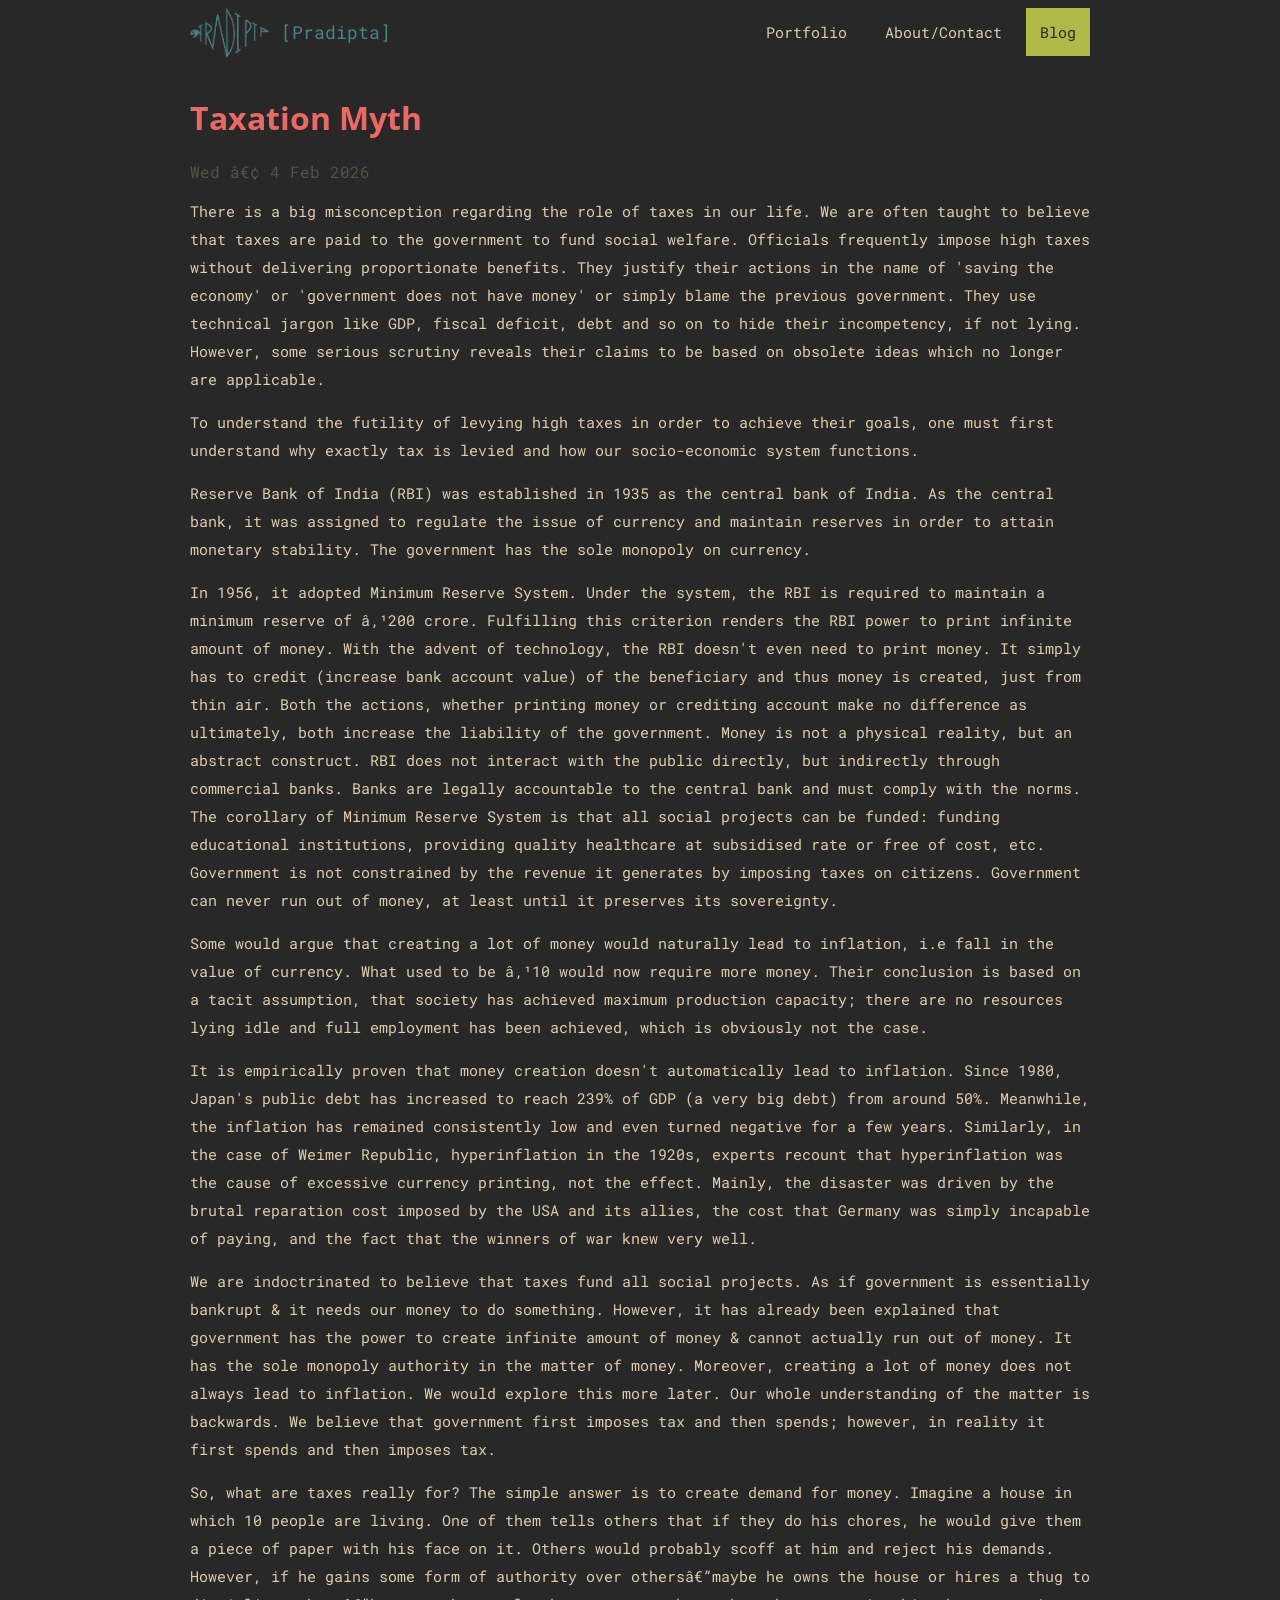
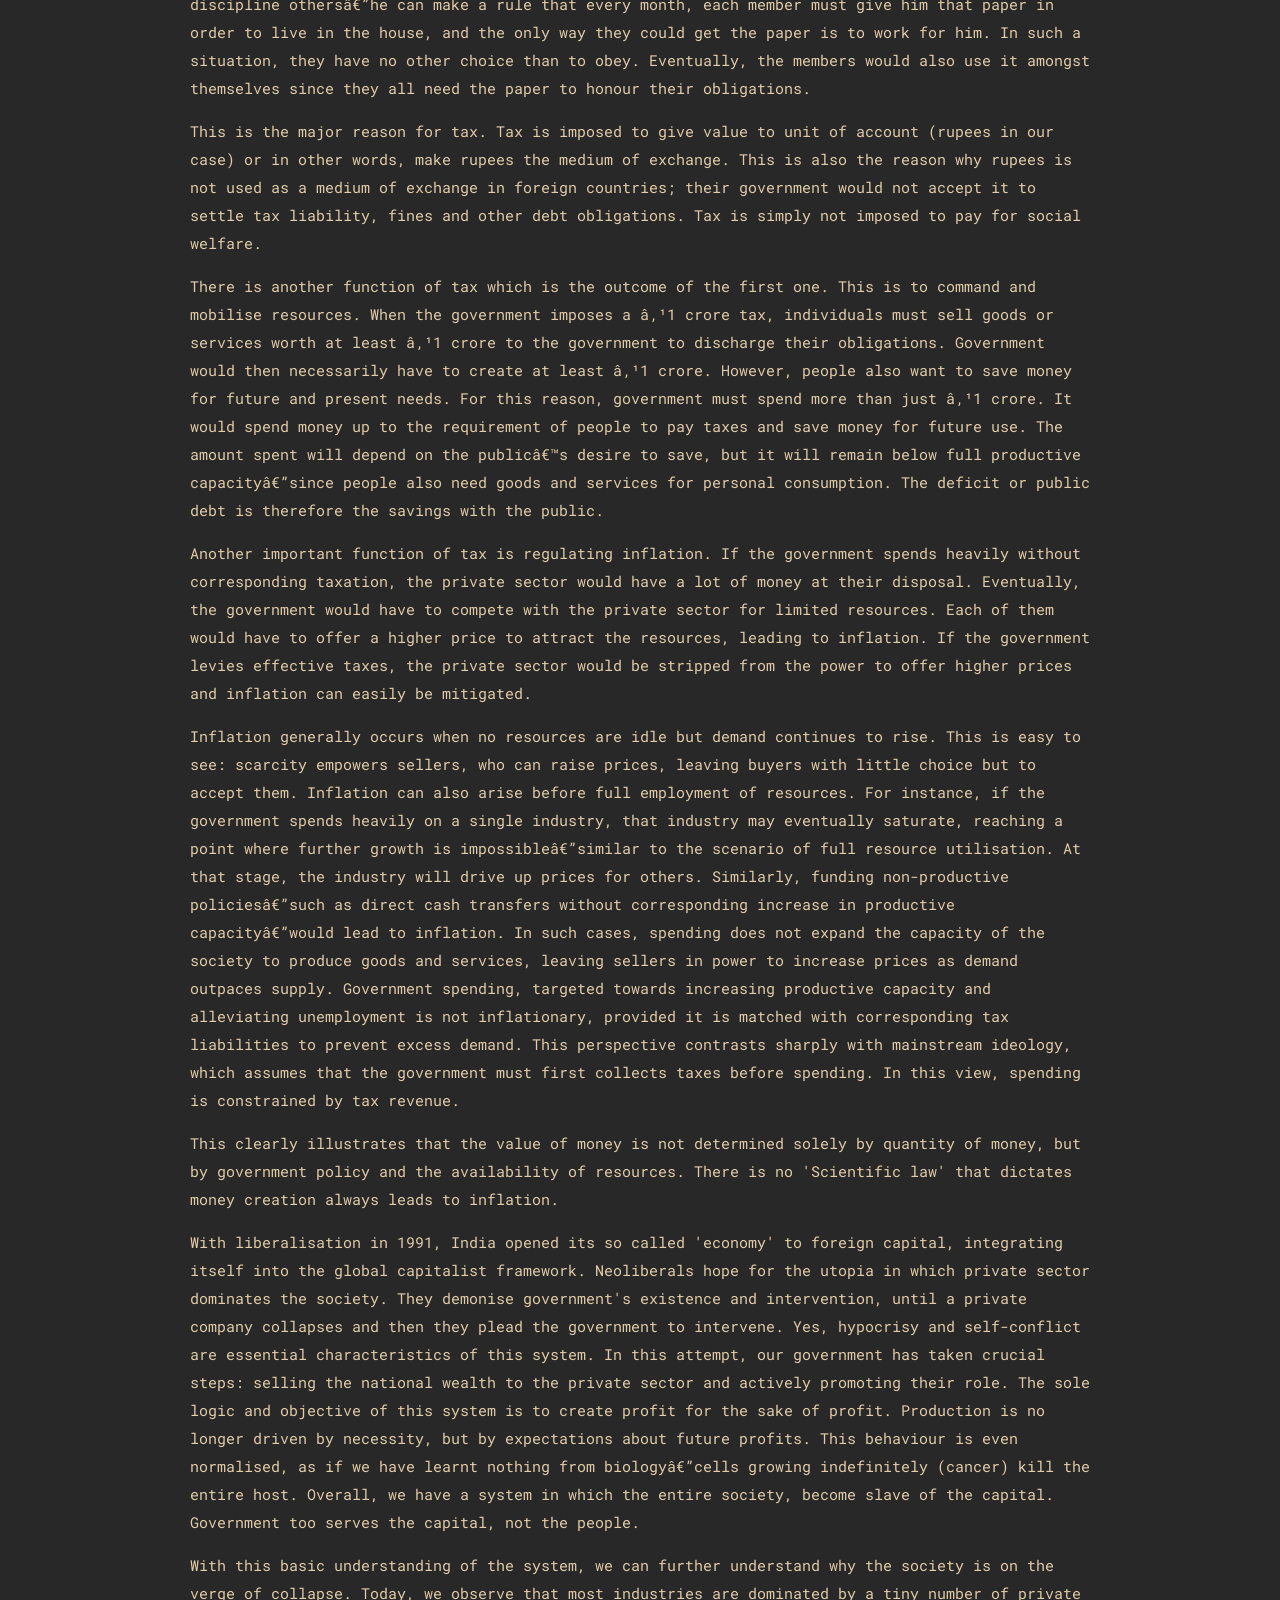
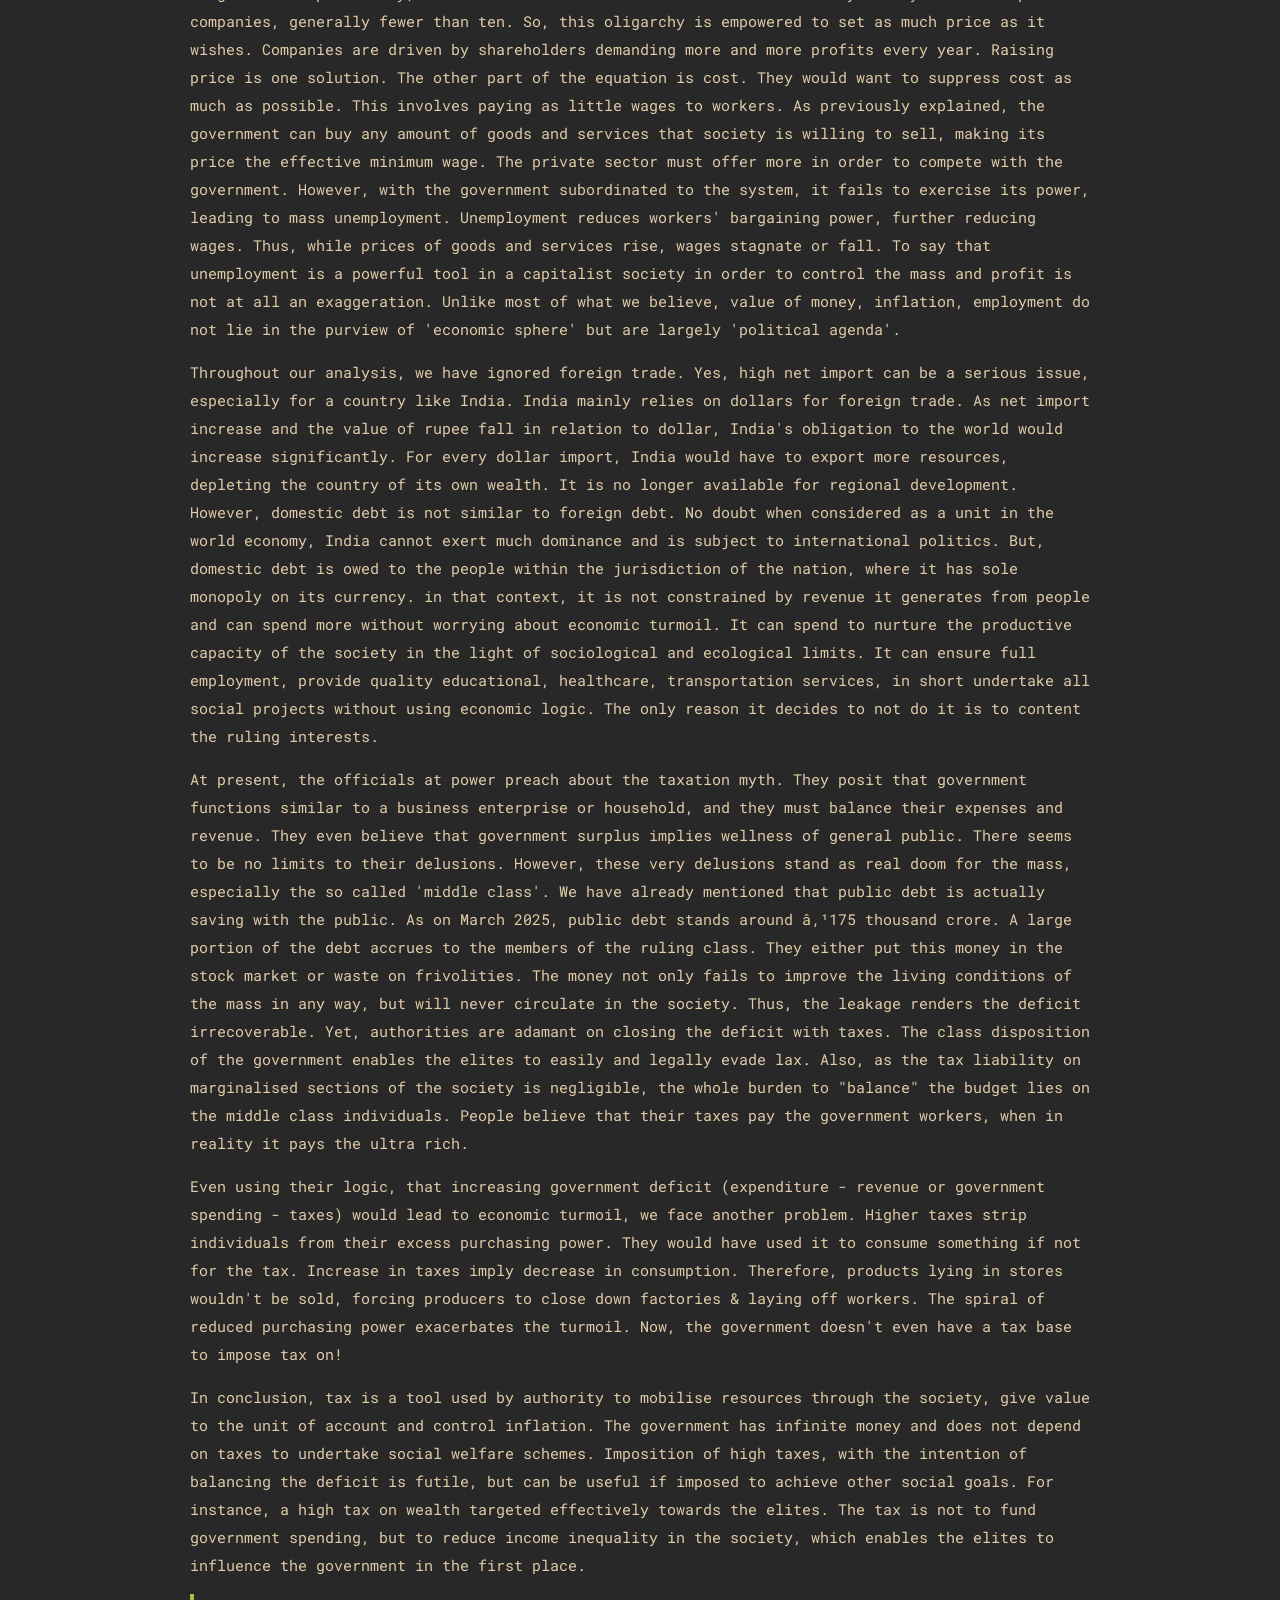
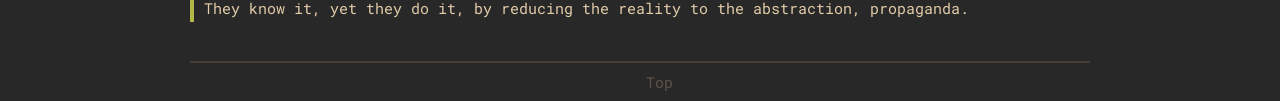
<file: Blog/taxation-myth.html>
<html>
    <head>
        <title>Taxation Myth | pradiptasarmah</title>
        <meta name="viewport" content="width=device-width, initial-scale=1.0">
        <meta name="description" content="We are told that government is bankrupt and can only undertake social projects using taxes. Some scrutiny shows that the notion is false and in reality public spending does not depend on taxes.">
        <meta name="author" content="Pradipta">
        <meta name="article:published_time" content="2026-02-04">
        <meta charset>
        <link rel="stylesheet" href="../Styles.css">
        <link rel="stylesheet" href="https://cdnjs.cloudflare.com/ajax/libs/font-awesome/6.5.0/css/all.min.css">
        <link rel="preconnect" href="https://fonts.googleapis.com">
        <link rel="preconnect" href="https://fonts.gstatic.com" crossorigin>
        <link href="https://fonts.googleapis.com/css2?family=Roboto+Mono:ital,wght@0,100..700;1,100..700&display=swap" rel="stylesheet">
        <link href="https://fonts.googleapis.com/css2?family=Open+Sans:ital,wght@0,300..800;1,300..800&family=Roboto+Mono:ital,wght@0,100..700;1,100..700&display=swap" rel="stylesheet">
        <link rel="icon" href="../Images/Comrade.webp" type="image/x-icon">
        <link rel="stylesheet" href="https://cdnjs.cloudflare.com/ajax/libs/font-awesome/4.7.0/css/font-awesome.min.css">
    </head>
    <body>
        <div class="container">
            <button class="hamburger">&#9776;</button>
            <div class="logo">
                <img src="../Images/Logo.webp" style="height:50px;float: left;"> 
                <p>[Pradipta]</p>
            </div>
            <ul class="nav">
                <li><a href="../index.html">Portfolio</a></li>
                <li><a href="../Contact.html">About/Contact</a></li>
                <li class="active"><a href="../blog.html">Blog</a></li>
            </ul>
        </div>
        <div class="container">
          <h1>Taxation Myth</h1>
          <span class="date-written">Wed • 4 Feb 2026<span>
          <div class="essay">
<p>There is a big misconception regarding the role of taxes in our life. We are often taught to believe that taxes are paid to the government to fund social welfare. Officials frequently impose high taxes without delivering proportionate benefits. They justify their actions in the name of &#39;saving the economy&#39; or &#39;government does not have money&#39; or simply blame the previous government. They use technical jargon like GDP, fiscal deficit, debt and so on to hide their incompetency, if not lying. However, some serious scrutiny reveals their claims to be based on obsolete ideas which no longer are applicable.</p>
<p>To understand the futility of levying high taxes in order to achieve their goals, one must first understand why exactly tax is levied and how our socio-economic system functions.</p>
<p>Reserve Bank of India (RBI) was established in 1935 as the central bank of India. As the central bank, it was assigned to regulate the issue of currency and maintain reserves in order to attain monetary stability. The government has the sole monopoly on currency.</p>
<p>In 1956, it adopted Minimum Reserve System. Under the system, the RBI is required to maintain a minimum reserve of ₹200 crore. Fulfilling this criterion renders the RBI power to print infinite amount of money. With the advent of technology, the RBI doesn&#39;t even need to print money. It simply has to credit (increase bank account value) of the beneficiary and thus money is created, just from thin air. Both the actions, whether printing money or crediting account make no difference as ultimately, both increase the liability of the government. Money is not a physical reality, but an abstract construct. RBI does not interact with the public directly, but indirectly through commercial banks. Banks are legally accountable to the central bank and must comply with the norms. The corollary of Minimum Reserve System is that all social projects can be funded: funding educational institutions, providing quality healthcare at subsidised rate or free of cost, etc. Government is not constrained by the revenue it generates by imposing taxes on citizens. Government can never run out of money, at least until it preserves its sovereignty.</p>
<p>Some would argue that creating a lot of money would naturally lead to inflation, i.e fall in the value of currency. What used to be ₹10 would now require more money. Their conclusion is based on a tacit assumption, that society has achieved maximum production capacity; there are no resources lying idle and full employment has been achieved, which is obviously not the case.</p>
<p>It is empirically proven that money creation doesn&#39;t automatically lead to inflation. Since 1980, Japan&#39;s public debt has increased to reach 239% of GDP (a very big debt) from around 50%. Meanwhile, the inflation has remained consistently low and even turned negative for a few years. Similarly, in the case of Weimer Republic, hyperinflation in the 1920s, experts recount that hyperinflation was the cause of excessive currency printing, not the effect. Mainly, the disaster was driven by the brutal reparation cost imposed by the USA and its allies, the cost that Germany was simply incapable of paying, and the fact that the winners of war knew very well.</p>
<p>We are indoctrinated to believe that taxes fund all social projects. As if government is essentially bankrupt &amp; it needs our money to do something. However, it has already been explained that government has the power to create infinite amount of money &amp; cannot actually run out of money. It has the sole monopoly authority in the matter of money. Moreover, creating a lot of money does not always lead to inflation. We would explore this more later. Our whole understanding of the matter is backwards. We believe that government first imposes tax and then spends; however, in reality it first spends and then imposes tax.</p>
<p>So, what are taxes really for? The simple answer is to create demand for money. Imagine a house in which 10 people are living. One of them tells others that if they do his chores, he would give them a piece of paper with his face on it. Others would probably scoff at him and reject his demands. However, if he gains some form of authority over others—maybe he owns the house or hires a thug to discipline others—he can make a rule that every month, each member must give him that paper in order to live in the house, and the only way they could get the paper is to work for him. In such a situation, they have no other choice than to obey. Eventually, the members would also use it amongst themselves since they all need the paper to honour their obligations.</p>
<p>This is the major reason for tax. Tax is imposed to give value to unit of account (rupees in our case) or in other words, make rupees the medium of exchange. This is also the reason why rupees is not used as a medium of exchange in foreign countries; their government would not accept it to settle tax liability, fines and other debt obligations. Tax is simply not imposed to pay for social welfare.</p>
<p>There is another function of tax which is the outcome of the first one. This is to command and mobilise resources. When the government imposes a ₹1 crore tax, individuals must sell goods or services worth at least ₹1 crore to the government to discharge their obligations. Government would then necessarily have to create at least ₹1 crore. However, people also want to save money for future and present needs. For this reason, government must spend more than just ₹1 crore. It would spend money up to the requirement of people to pay taxes and save money for future use. The amount spent will depend on the public’s desire to save, but it will remain below full productive capacity—since people also need goods and services for personal consumption. The deficit or public debt is therefore the savings with the public.</p>
<p>Another important function of tax is regulating inflation. If the government spends heavily without corresponding taxation, the private sector would have a lot of money at their disposal. Eventually, the government would have to compete with the private sector for limited resources. Each of them would have to offer a higher price to attract the resources, leading to inflation. If the government levies effective taxes, the private sector would be stripped from the power to offer higher prices and inflation can easily be mitigated.</p>
<p>Inflation generally occurs when no resources are idle but demand continues to rise. This is easy to see: scarcity empowers sellers, who can raise prices, leaving buyers with little choice but to accept them. Inflation can also arise before full employment of resources. For instance, if the government spends heavily on a single industry, that industry may eventually saturate, reaching a point where further growth is impossible—similar to the scenario of full resource utilisation. At that stage, the industry will drive up prices for others. Similarly, funding non-productive policies—such as direct cash transfers without corresponding increase in productive capacity—would lead to inflation. In such cases, spending does not expand the capacity of the society to produce goods and services, leaving sellers in power to increase prices as demand outpaces supply. Government spending, targeted towards increasing productive capacity and alleviating unemployment is not inflationary, provided it is matched with corresponding tax liabilities to prevent excess demand. This perspective contrasts sharply with mainstream ideology, which assumes that the government must first collects taxes before spending. In this view, spending is constrained by tax revenue.</p>
<p>This clearly illustrates that the value of money is not determined solely by quantity of money, but by government policy and the availability of resources. There is no &#39;Scientific law&#39; that dictates money creation always leads to inflation.</p>
<p>With liberalisation in 1991, India opened its so called &#39;economy&#39; to foreign capital, integrating itself into the global capitalist framework. Neoliberals hope for the utopia in which private sector dominates the society. They demonise government&#39;s existence and intervention, until a private company collapses and then they plead the government to intervene. Yes, hypocrisy and self-conflict are essential characteristics of this system. In this attempt, our government has taken crucial steps: selling the national wealth to the private sector and actively promoting their role. The sole logic and objective of this system is to create profit for the sake of profit. Production is no longer driven by necessity, but by expectations about future profits. This behaviour is even normalised, as if we have learnt nothing from biology—cells growing indefinitely (cancer) kill the entire host. Overall, we have a system in which the entire society, become slave of the capital. Government too serves the capital, not the people.</p>
<p>With this basic understanding of the system, we can further understand why the society is on the verge of collapse. Today, we observe that most industries are dominated by a tiny number of private companies, generally fewer than ten. So, this oligarchy is empowered to set as much price as it wishes. Companies are driven by shareholders demanding more and more profits every year. Raising price is one solution. The other part of the equation is cost. They would want to suppress cost as much as possible. This involves paying as little wages to workers. As previously explained, the government can buy any amount of goods and services that society is willing to sell, making its price the effective minimum wage. The private sector must offer more in order to compete with the government. However, with the government subordinated to the system, it fails to exercise its power, leading to mass unemployment. Unemployment reduces workers&#39; bargaining power, further reducing wages. Thus, while prices of goods and services rise, wages stagnate or fall. To say that unemployment is a powerful tool in a capitalist society in order to control the mass and profit is not at all an exaggeration. Unlike most of what we believe, value of money, inflation, employment do not lie in the purview of &#39;economic sphere&#39; but are largely &#39;political agenda&#39;.</p>
<p>Throughout our analysis, we have ignored foreign trade. Yes, high net import can be a serious issue, especially for a country like India. India mainly relies on dollars for foreign trade. As net import increase and the value of rupee fall in relation to dollar, India&#39;s obligation to the world would increase significantly. For every dollar import, India would have to export more resources, depleting the country of its own wealth. It is no longer available for regional development. However, domestic debt is not similar to foreign debt. No doubt when considered as a unit in the world economy, India cannot exert much dominance and is subject to international politics. But, domestic debt is owed to the people within the jurisdiction of the nation, where it has sole monopoly on its currency. in that context, it is not constrained by revenue it generates from people and can spend more without worrying about economic turmoil. It can spend to nurture the productive capacity of the society in the light of sociological and ecological limits. It can ensure full employment, provide quality educational, healthcare, transportation services, in short undertake all social projects without using economic logic. The only reason it decides to not do it is to content the ruling interests.</p>
<p>At present, the officials at power preach about the taxation myth. They posit that government functions similar to a business enterprise or household, and they must balance their expenses and revenue. They even believe that government surplus implies wellness of general public. There seems to be no limits to their delusions. However, these very delusions stand as real doom for the mass, especially the so called &#39;middle class&#39;. We have already mentioned that public debt is actually saving with the public. As on March 2025, public debt stands around ₹175 thousand crore. A large portion of the debt accrues to the members of the ruling class. They either put this money in the stock market or waste on frivolities. The money not only fails to improve the living conditions of the mass in any way, but will never circulate in the society. Thus, the leakage renders the deficit irrecoverable. Yet, authorities are adamant on closing the deficit with taxes. The class disposition of the government enables the elites to easily and legally evade lax. Also, as the tax liability on marginalised sections of the society is negligible, the whole burden to &quot;balance&quot; the budget lies on the middle class individuals. People believe that their taxes pay the government workers, when in reality it pays the ultra rich.</p>
<p>Even using their logic, that increasing government deficit (expenditure - revenue or government spending - taxes) would lead to economic turmoil, we face another problem. Higher taxes strip individuals from their excess purchasing power. They would have used it to consume something if not for the tax. Increase in taxes imply decrease in consumption. Therefore, products lying in stores wouldn&#39;t be sold, forcing producers to close down factories &amp; laying off workers. The spiral of reduced purchasing power exacerbates the turmoil. Now, the government doesn&#39;t even have a tax base to impose tax on!</p>
<p>In conclusion, tax is a tool used by authority to mobilise resources through the society, give value to the unit of account and control inflation. The government has infinite money and does not depend on taxes to undertake social welfare schemes. Imposition of high taxes, with the intention of balancing the deficit is futile, but can be useful if imposed to achieve other social goals. For instance, a high tax on wealth targeted effectively towards the elites. The tax is not to fund government spending, but to reduce income inequality in the society, which enables the elites to influence the government in the first place.</p>
<blockquote>
<p>They know it, yet they do it, by reducing the reality to the abstraction, propaganda.</p>
</blockquote>
        </div>
        </div>
        <div class="container">
            <hr>
            <button class="topbutton" onclick="topFunction()">Top</button>
        </div>
        
        <script>
            function closeview(){
                document.getElementById("fullimageview").style.display="none";
            }
            document.addEventListener("DOMContentLoaded",function(){
                const hamburger=document.querySelector(".hamburger");
                const menu=document.querySelector(".nav");
                const html=document.querySelector("html");
                hamburger.addEventListener("click",function(){
                    menu.classList.toggle("active");
                    html.classList.toggle("active");
                })
            })
            function topFunction() { 
                window.scrollTo(0,0);
            }
        </script>
    </body>
</html>
</file>
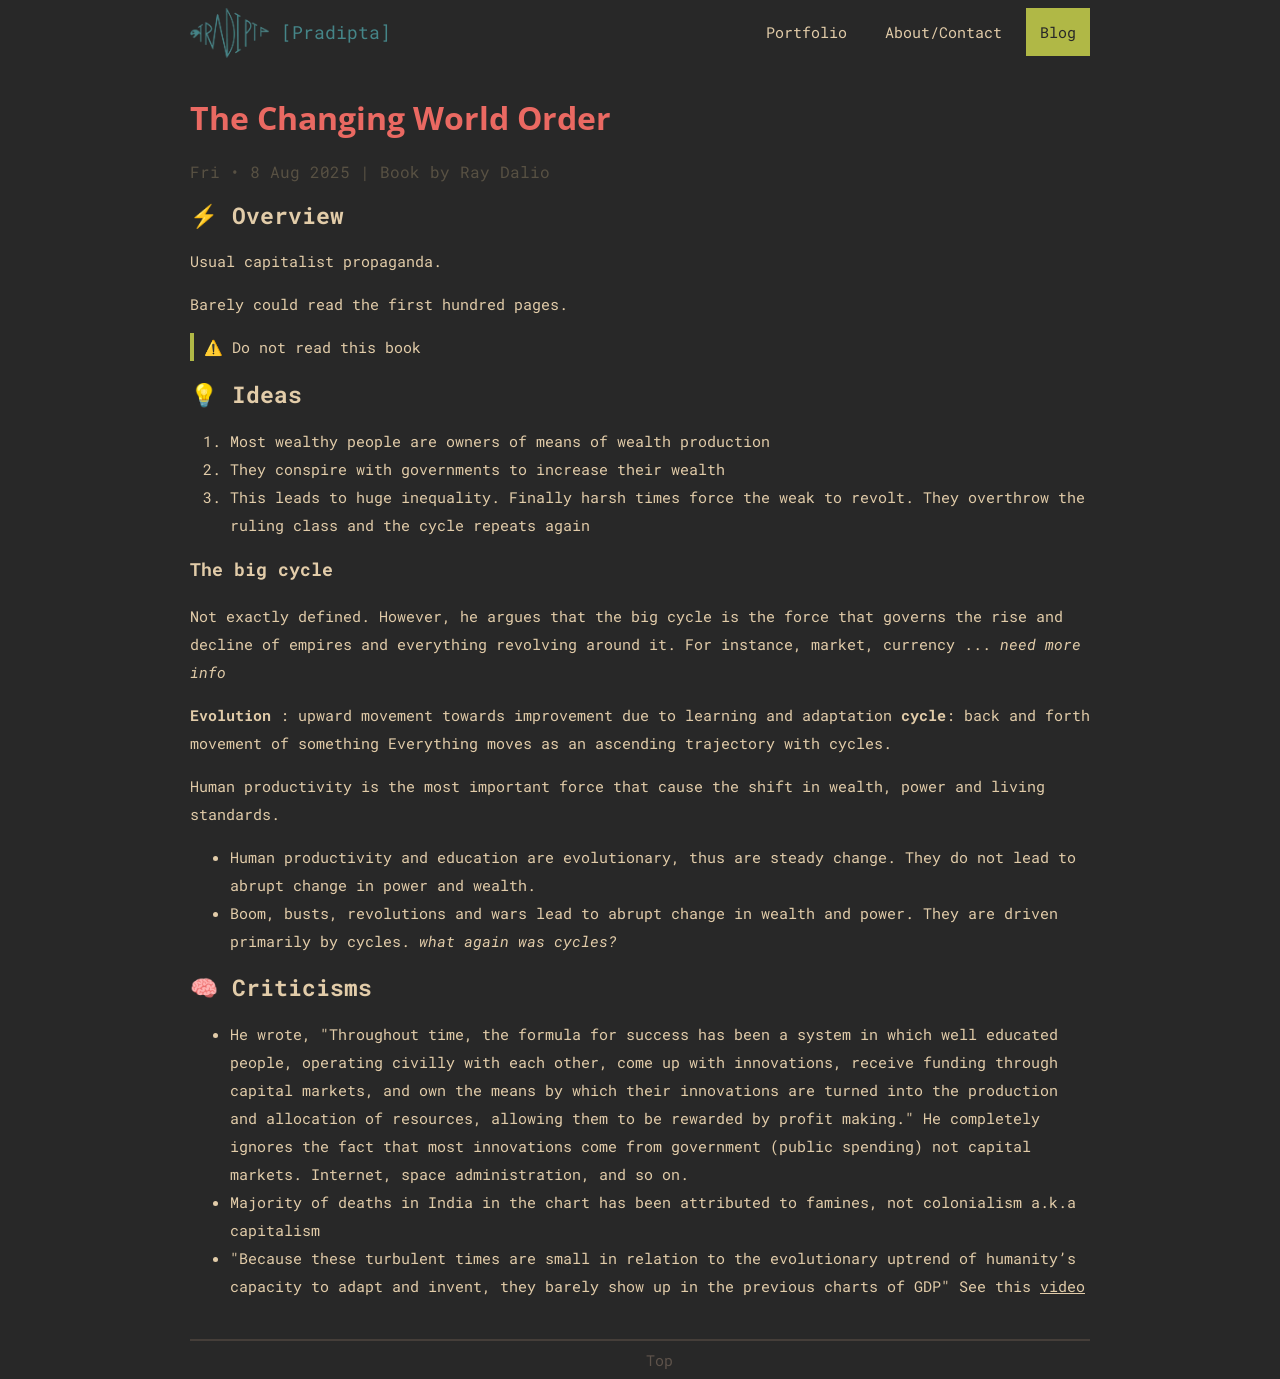
<file: Blog/the-changing-world-order.html>
<html>
    <head>
        <title>The Changing world Oder | pradiptasarmah</title>
        <meta name="viewport" content="width=device-width, initial-scale=1.0">
        <meta name="description" content="Summary of the book The Changing World Oder by Ray Dalio">
        <meta name="author" content="Pradipta">
        <link rel="stylesheet" href="../Styles.css">
        <link rel="stylesheet" href="https://cdnjs.cloudflare.com/ajax/libs/font-awesome/6.5.0/css/all.min.css">
        <link rel="preconnect" href="https://fonts.googleapis.com">
        <link rel="preconnect" href="https://fonts.gstatic.com" crossorigin>
        <link href="https://fonts.googleapis.com/css2?family=Roboto+Mono:ital,wght@0,100..700;1,100..700&display=swap" rel="stylesheet">
        <link href="https://fonts.googleapis.com/css2?family=Open+Sans:ital,wght@0,300..800;1,300..800&family=Roboto+Mono:ital,wght@0,100..700;1,100..700&display=swap" rel="stylesheet">
        <link rel="icon" href="../Images/Comrade.webp" type="image/x-icon">
        <link rel="stylesheet" href="https://cdnjs.cloudflare.com/ajax/libs/font-awesome/4.7.0/css/font-awesome.min.css">
    </head>
    <body>
        <div class="container">
            <button class="hamburger">&#9776;</button>
            <div class="logo">
                <img src="../Images/Logo.webp" style="height:50px;float: left;"> 
                <p>[Pradipta]</p>
            </div>
            <ul class="nav">
                <li><a href="../index.html">Portfolio</a></li>
                <li><a href="../Contact.html">About/Contact</a></li>
                <li class="active"><a href="../blog.html">Blog</a></li>
            </ul>
        </div>
        <div class="container">
          <h1>The Changing World Order</h1>
          <span class="date-written">Fri • 8 Aug 2025 | Book by Ray Dalio<span>
          <div class="essay">
<h2 id="-overview">⚡ Overview</h2>
<p>Usual capitalist propaganda. </p>
<p>Barely could read the first hundred pages.</p>
<blockquote>
<p>⚠️
Do not read this book</p>
</blockquote>
<h2 id="-ideas">💡 Ideas</h2>
<ol>
<li>Most wealthy people are owners of means of wealth production</li>
<li>They conspire with governments to increase their wealth</li>
<li>This leads to huge inequality. Finally harsh times force the weak to revolt. They overthrow the ruling class and the cycle repeats again</li>
</ol>
<h3 id="the-big-cycle">The big cycle</h3>
<p>Not exactly defined. However, he argues that the big cycle is the force that governs the rise and decline of empires and everything revolving around it. For instance, market, currency ... <em>need more info</em></p>
<p><strong>Evolution</strong> : upward movement towards improvement due to learning and adaptation
<strong>cycle</strong>: back and forth movement of something 
Everything moves as an ascending trajectory with cycles.</p>
<p>Human productivity is the most important force that cause the shift in wealth, power and living standards.</p>
<ul>
<li>Human productivity and education are evolutionary, thus are steady change. They do not lead to abrupt change in power and wealth.</li>
<li>Boom, busts, revolutions and wars lead to abrupt change in wealth and power. They are driven primarily by cycles. <em>what again was cycles?</em></li>
</ul>
<h2 id="-criticisms">🧠 Criticisms</h2>
<ul>
<li>He wrote, "Throughout time, the formula for success has been a system in which well educated people, operating civilly with each other, come up with innovations, receive funding through capital markets, and own the means by which their innovations are turned into the production and allocation of resources, allowing them to be rewarded by profit making." He completely ignores the fact that most innovations come from government (public spending) not capital markets. Internet, space administration, and so on.</li>
<li>Majority of deaths in India in the chart has been attributed to famines, not colonialism a.k.a capitalism</li>
<li>"Because these turbulent times are small in relation to the evolutionary uptrend of humanity’s capacity to adapt and invent, they barely show up in the previous charts of GDP" See this <a href="https://www.youtube.com/watch?v=RStKklOC-Z4">video</a></li>
</ul>

          </div>
        </div>
        <div class="container">
            <hr>
            <button class="topbutton" onclick="topFunction()">Top</button>
        </div>
        
        <script>
            function closeview(){
                document.getElementById("fullimageview").style.display="none";
            }
            document.addEventListener("DOMContentLoaded",function(){
                const hamburger=document.querySelector(".hamburger");
                const menu=document.querySelector(".nav");
                const html=document.querySelector("html");
                hamburger.addEventListener("click",function(){
                    menu.classList.toggle("active");
                    html.classList.toggle("active");
                })
            })
            function topFunction() { 
                window.scrollTo(0,0);
            }
        </script>
    </body>
</html>
</file>
<file: Styles.css>
html {
    overflow-y: scroll;
    
}
* {
    box-sizing: border-box;
    overflow: hidden;
    background-color: #282828;
    font-family: "Roboto Mono", Courier;
    
}
.container {
    max-width: 900px;
    margin:0 auto;
    

}
.logo {
    font-size: 18px;
    color: #458588;
    float: left;
    height: 50px;
}
.logo p{
    margin-top: 12px;
    padding-left: 12px;
}
.gallery {
    display: flex;
    flex-direction: row; 
}
.column {
    display: flex;
    flex-direction: row;  
    justify-content: space-between;  
}

.pics {
    display: flex;
    flex-direction: column;
    width: 32%;  
}

.container .gallery .column .pics img {
    width: 100%;
    margin-bottom: 16px;
    border-radius: 8px;   
}
.container .gallery .column .pics img:hover {
    border: 2px solid #89B482;
} 
h4 {
    float: left;
}
.nav {
    float: right;
    margin: 0;
    padding: 0;
    display: block;   
}
.nav li {
    display: inline-block;
    list-style-type: none;
}
.nav li a {
    text-decoration: none;
    color: #E2CCA9;
    display: block;
    padding: 14px;
    font-size: 15px;
}
.nav li a:hover {
    color: #B0B846;
}
.nav .active a{
    background-color: #B0B846;
    color: #282828;
}
.nav .active a:hover{
    color: #282828;
}
h1{
    padding-top: 15px;
    font-family: "Open Sans",Arial, Helvetica, sans-serif;
    color: #EA6962;
}
.contacts{
    margin: 0;
    padding: 0;
    color: #E2CCA9;
    line-height: 28px;
    font-size: 15px;   
}
.contact-left {
    float: left;
    max-width: 60%;
}
.contact-left p {
    margin: 0;
    padding: 0;
    color: #E2CCA9;
    line-height: 28px;
    font-size: 15px;
}
#fullimageview{
    display: none;
    position: fixed;
    top: 0;
    left: 0;
    width: 100%;
    height: 100%;
    text-align: center;
    background-color: rgba(0,0,0,.6);
}
#fullimage{
    margin-top: 20px;
    max-width:95%;
    max-height: 95%;
}
.note {
    color:#c7a62e;
    max-width: 850;
    margin: auto;
    margin-bottom: 18px;
    line-height: 28px;
}
.note ul {
    margin: 0;
    padding:0;
    border: 1px solid #c7a62e;
    border-radius: 8px;
}
.note ul li {
    color:#E2CCA9;
    font-size: 15px;
    line-height: 28px;
    padding-left: 10px;
    
}
.note-head {
    padding-left: 8px;
}
hr {
    margin-top: 24px;
    border:1px solid #453e39;
}
.hamburger {
    display: none;
}

.topbutton {
    background: none;
    border: none;
    color:#5e534b;
    font-size: 15px;
    margin-left: 50%;

}
.topbutton:hover {
    color: #94857a;
    cursor: pointer;
}

.profile-pic{
    line-height: 7px;
    font-family: "Roboto Mono";
    color: #E2CCA9;
    font-size: 6px;
    
}
.profile-pic-div {
    padding-top: 30px;
    text-align: right;
}


.content-page a{
    color: #E2CCA9;
    text-decoration: none;
    line-height: 28px;
    font-size: 15px;
}
.content-page {
    color: #E2CCA9;
  list-style-type: "x ";
}
.content-page li a:hover,.essay a:hover {
    color: #B0B846;
}
.content-page li{
  overflow: visible;

}
.essay{
    color: #E2CCA9;
    text-decoration: none;
    line-height: 28px;
    font-size: 15px;
}
.essay a{
  color: #E2CCA9;
}
.writing-type{
   font-size: 9px;
   background-color: #413723;
   color: #ec9e00;
   display: inline-flex;
   padding: 1px 5px 1px 5px;
   border-radius: 13px;
}
.date-written{
    color: #585143;
}
table{
    color: #E2CCA9;
    text-decoration: none;
    line-height: 28px;
    font-size: 15px;
}
table, td, th{
    border: 1px solid #453e39;
    border-collapse: collapse;
}

blockquote{
  border-left: 4px solid #B0B846;
  margin-left: 0px;
  padding-left: 10px;
}
blockquote p{
  margin:0;
}
.essay li{
    overflow: visible;
}
.quotes {
  color: #B0B846;
}


@media screen and (max-width: 768px){
    html.active {
        overflow: hidden;
    }
    .contact-left {
        max-width: 100%;
    }
    .nav {
        display:none;
        text-align: center;
        width:100%;
        height: 100%;
        left:0;
        top: 60px;
        position:fixed;
        overflow-y: hidden;
        z-index: 1;
    }
    .nav li {
        display: block;
        margin: 12px 0;
    }
    .nav.active {
        display: block;
    }
    .hamburger {
        display:block;
        background: none;
        border: none;
        font-size: 20px;
        float: right;
        color: #E2CCA9;
        padding: 11px;
        cursor: pointer;
    }
    .contact-left {
        float: none;
    }
    .profile-pic-div {
        text-align: center;
    }
}
</file>
